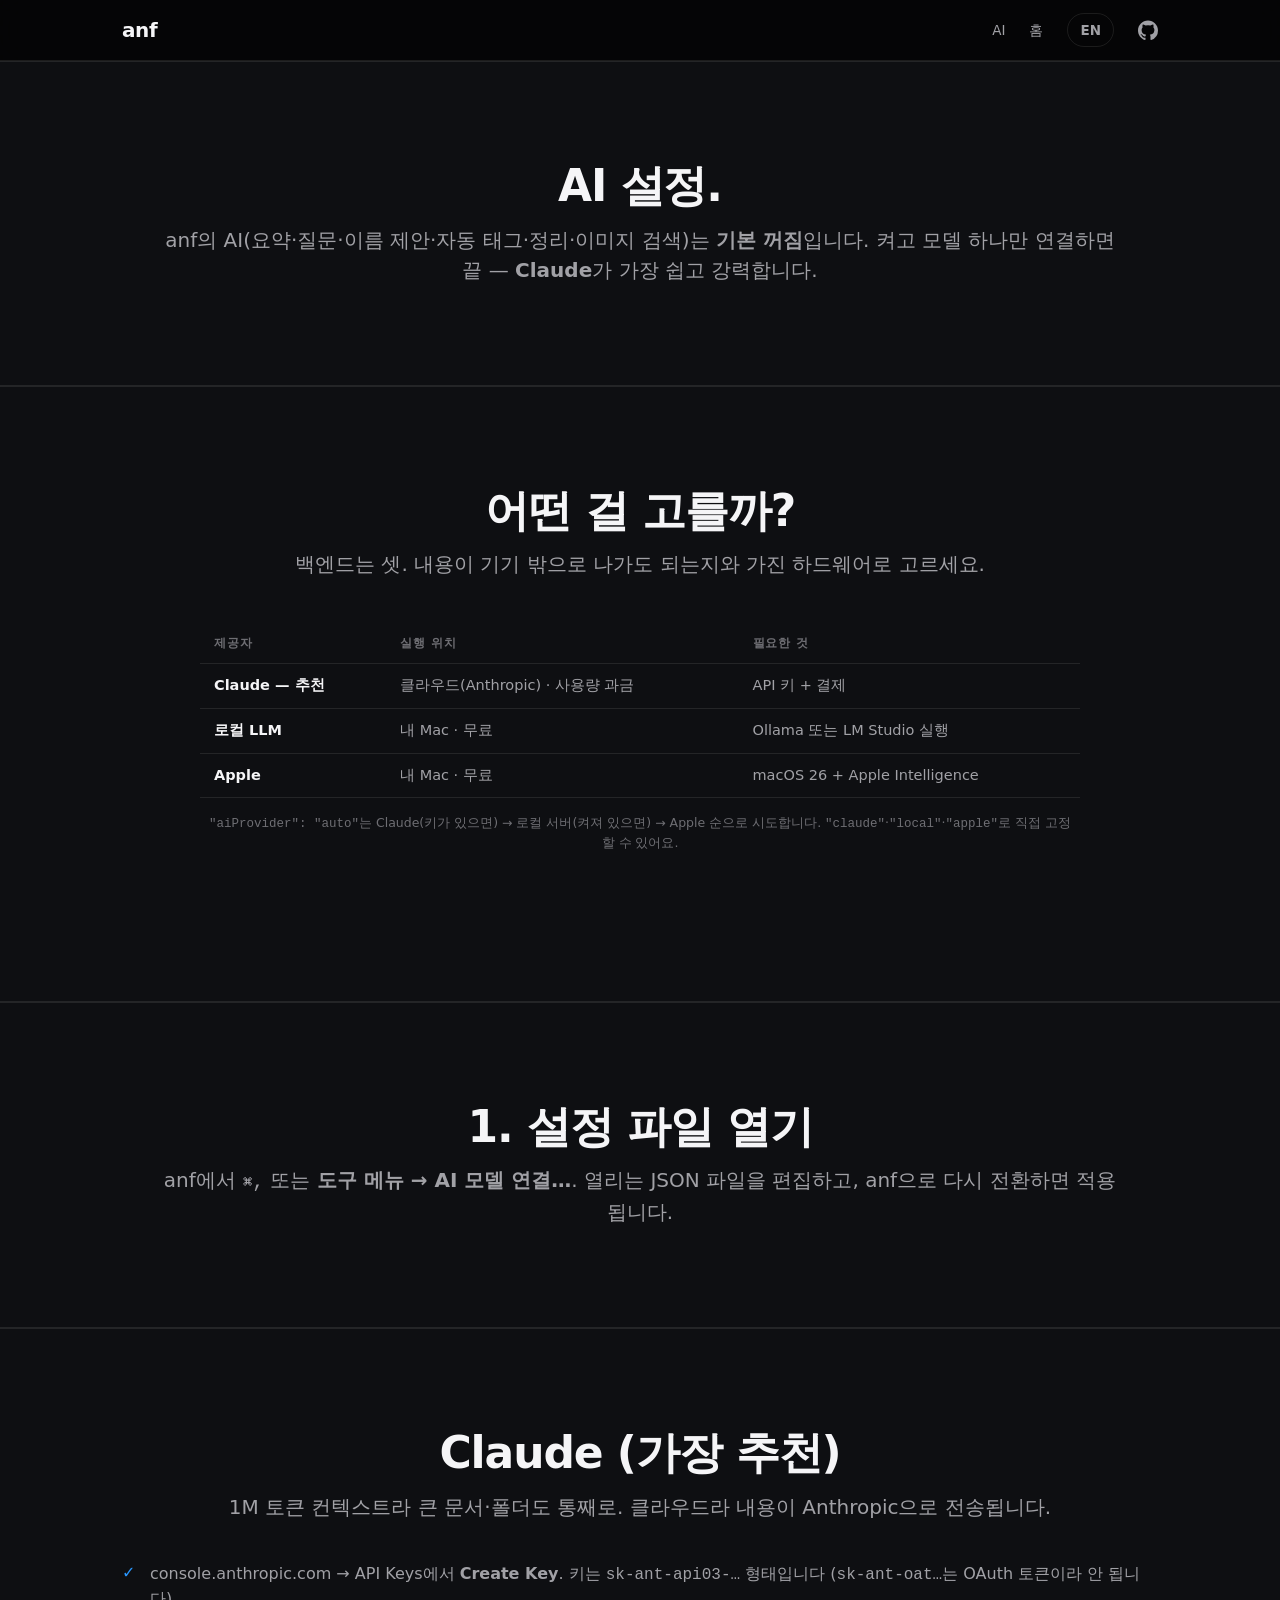
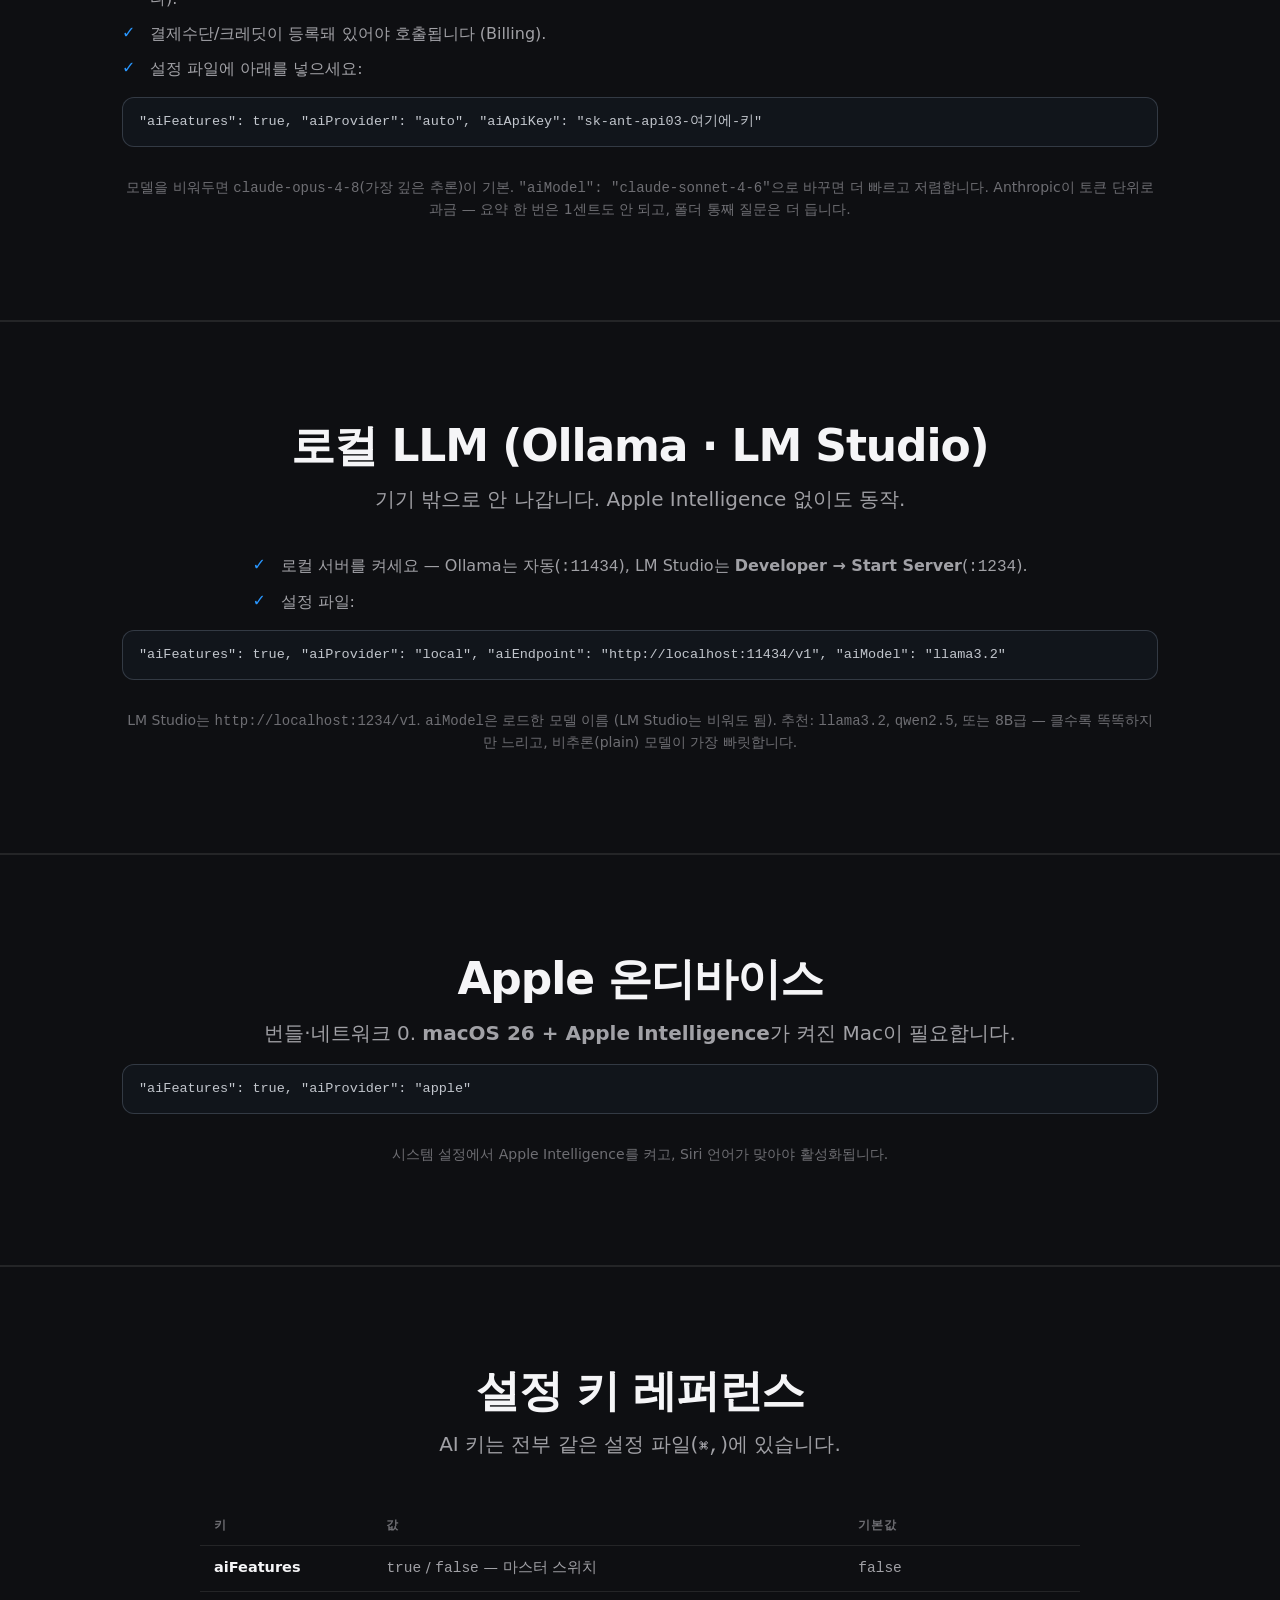
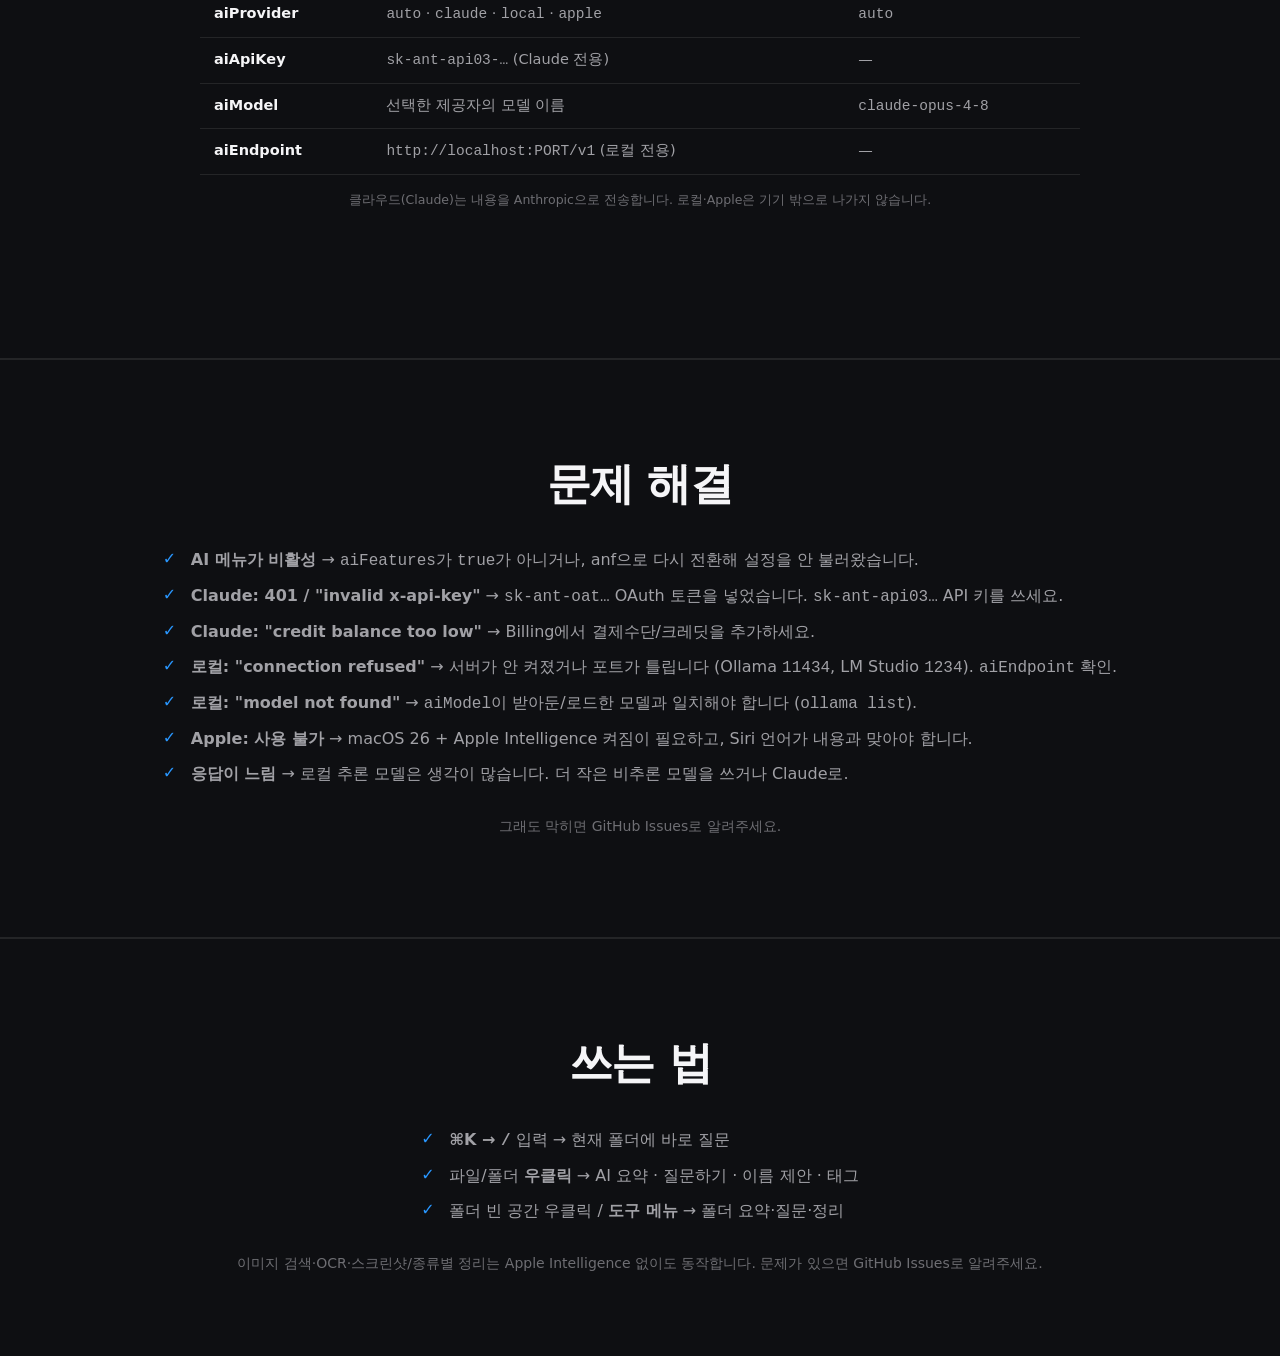
<file: docs/ai.html>
<!DOCTYPE html>
<html lang="ko">
<head>
<meta charset="utf-8">
<meta name="viewport" content="width=device-width, initial-scale=1">
<title>anf — AI 설정</title>
<meta name="description" content="anf의 온디바이스 AI 기능을 켜고 Claude·로컬·Apple 모델을 연결하는 방법.">
<meta property="og:title" content="anf — AI 설정">
<meta property="og:description" content="AI 기능을 켜고 Claude·로컬·Apple 모델을 연결하세요.">
<meta property="og:url" content="https://rescenedev.github.io/anf/ai.html">
<link rel="stylesheet" href="styles.css?v=20">
</head>
<body>

<header class="nav">
  <div class="nav-inner">
    <a class="brand" href="./">anf</a>
    <nav class="nav-links">
      <a href="./#ai">AI</a>
      <a href="./">홈</a>
      <a class="nav-lang" href="en/ai.html">EN</a>
      <a class="nav-gh" href="https://github.com/rescenedev/anf" target="_blank" rel="noopener" aria-label="GitHub"><svg viewBox="0 0 24 24" width="20" height="20" fill="currentColor"><path d="M12 .5C5.37.5 0 5.87 0 12.5c0 5.3 3.44 9.8 8.21 11.39.6.11.82-.26.82-.58 0-.29-.01-1.05-.02-2.06-3.34.73-4.04-1.61-4.04-1.61-.55-1.39-1.34-1.76-1.34-1.76-1.09-.75.08-.73.08-.73 1.2.08 1.84 1.24 1.84 1.24 1.07 1.83 2.81 1.3 3.5.99.11-.78.42-1.3.76-1.6-2.67-.3-5.47-1.34-5.47-5.95 0-1.32.47-2.39 1.24-3.23-.13-.3-.54-1.53.12-3.18 0 0 1.01-.32 3.3 1.23a11.5 11.5 0 0 1 6.01 0c2.29-1.55 3.3-1.23 3.3-1.23.66 1.65.25 2.88.12 3.18.77.84 1.24 1.91 1.24 3.23 0 4.62-2.81 5.64-5.49 5.94.43.37.81 1.1.81 2.22 0 1.61-.01 2.9-.01 3.29 0 .32.21.7.82.58A12.01 12.01 0 0 0 24 12.5C24 5.87 18.63.5 12 .5z"/></svg></a>
    </nav>
  </div>
</header>

<main id="top">
  <section class="band">
    <div class="band-inner">
      <h2 class="centered">AI 설정.</h2>
      <p class="sub centered">anf의 AI(요약·질문·이름 제안·자동 태그·정리·이미지 검색)는 <b>기본 꺼짐</b>입니다. 켜고 모델 하나만 연결하면 끝 — <b>Claude</b>가 가장 쉽고 강력합니다.</p>
    </div>
  </section>

  <section class="band">
    <div class="band-inner">
      <h2 class="centered">어떤 걸 고를까?</h2>
      <p class="sub centered">백엔드는 셋. 내용이 기기 밖으로 나가도 되는지와 가진 하드웨어로 고르세요.</p>
      <div class="perf-wrap"><table class="perf-table">
        <thead><tr><th>제공자</th><th>실행 위치</th><th>필요한 것</th></tr></thead>
        <tbody>
          <tr><td class="num">Claude — 추천</td><td>클라우드(Anthropic) · 사용량 과금</td><td>API 키 + 결제</td></tr>
          <tr><td class="num">로컬 LLM</td><td>내 Mac · 무료</td><td>Ollama 또는 LM Studio 실행</td></tr>
          <tr><td class="num">Apple</td><td>내 Mac · 무료</td><td>macOS 26 + Apple Intelligence</td></tr>
        </tbody>
      </table></div>
      <p class="perf-caption"><code>"aiProvider": "auto"</code>는 Claude(키가 있으면) → 로컬 서버(켜져 있으면) → Apple 순으로 시도합니다. <code>"claude"</code>·<code>"local"</code>·<code>"apple"</code>로 직접 고정할 수 있어요.</p>
    </div>
  </section>

  <section class="band">
    <div class="band-inner">
      <h2 class="centered">1. 설정 파일 열기</h2>
      <p class="sub centered">anf에서 <code>⌘,</code> 또는 <b>도구 메뉴 → AI 모델 연결…</b>. 열리는 JSON 파일을 편집하고, anf으로 다시 전환하면 적용됩니다.</p>
    </div>
  </section>

  <section class="band">
    <div class="band-inner">
      <h2 class="centered">Claude (가장 추천)</h2>
      <p class="sub centered">1M 토큰 컨텍스트라 큰 문서·폴더도 통째로. 클라우드라 내용이 Anthropic으로 전송됩니다.</p>
      <ol class="ticks">
        <li><a href="https://console.anthropic.com/settings/keys" target="_blank" rel="noopener">console.anthropic.com → API Keys</a>에서 <b>Create Key</b>. 키는 <code>sk-ant-api03-…</code> 형태입니다 (<code>sk-ant-oat…</code>는 OAuth 토큰이라 안 됩니다).</li>
        <li>결제수단/크레딧이 등록돼 있어야 호출됩니다 (Billing).</li>
        <li>설정 파일에 아래를 넣으세요:</li>
      </ol>
      <div class="cmd multiline"><code>"aiFeatures": true,
"aiProvider": "auto",
"aiApiKey": "sk-ant-api03-여기에-키"</code></div>
      <p class="note centered">모델을 비워두면 <code>claude-opus-4-8</code>(가장 깊은 추론)이 기본. <code>"aiModel": "claude-sonnet-4-6"</code>으로 바꾸면 더 빠르고 저렴합니다. Anthropic이 토큰 단위로 과금 — 요약 한 번은 1센트도 안 되고, 폴더 통째 질문은 더 듭니다.</p>
    </div>
  </section>

  <section class="band">
    <div class="band-inner">
      <h2 class="centered">로컬 LLM (Ollama · LM Studio)</h2>
      <p class="sub centered">기기 밖으로 안 나갑니다. Apple Intelligence 없이도 동작.</p>
      <ol class="ticks">
        <li>로컬 서버를 켜세요 — Ollama는 자동(<code>:11434</code>), LM Studio는 <b>Developer → Start Server</b>(<code>:1234</code>).</li>
        <li>설정 파일:</li>
      </ol>
      <div class="cmd multiline"><code>"aiFeatures": true,
"aiProvider": "local",
"aiEndpoint": "http://localhost:11434/v1",
"aiModel": "llama3.2"</code></div>
      <p class="note centered">LM Studio는 <code>http://localhost:1234/v1</code>. <code>aiModel</code>은 로드한 모델 이름 (LM Studio는 비워도 됨). 추천: <code>llama3.2</code>, <code>qwen2.5</code>, 또는 8B급 — 클수록 똑똑하지만 느리고, 비추론(plain) 모델이 가장 빠릿합니다.</p>
    </div>
  </section>

  <section class="band">
    <div class="band-inner">
      <h2 class="centered">Apple 온디바이스</h2>
      <p class="sub centered">번들·네트워크 0. <b>macOS 26 + Apple Intelligence</b>가 켜진 Mac이 필요합니다.</p>
      <div class="cmd multiline"><code>"aiFeatures": true,
"aiProvider": "apple"</code></div>
      <p class="note centered">시스템 설정에서 Apple Intelligence를 켜고, Siri 언어가 맞아야 활성화됩니다.</p>
    </div>
  </section>

  <section class="band">
    <div class="band-inner">
      <h2 class="centered">설정 키 레퍼런스</h2>
      <p class="sub centered">AI 키는 전부 같은 설정 파일(<code>⌘,</code>)에 있습니다.</p>
      <div class="perf-wrap"><table class="perf-table">
        <thead><tr><th>키</th><th>값</th><th>기본값</th></tr></thead>
        <tbody>
          <tr><td class="num">aiFeatures</td><td><code>true</code> / <code>false</code> — 마스터 스위치</td><td><code>false</code></td></tr>
          <tr><td class="num">aiProvider</td><td><code>auto</code> · <code>claude</code> · <code>local</code> · <code>apple</code></td><td><code>auto</code></td></tr>
          <tr><td class="num">aiApiKey</td><td><code>sk-ant-api03-…</code> (Claude 전용)</td><td>—</td></tr>
          <tr><td class="num">aiModel</td><td>선택한 제공자의 모델 이름</td><td><code>claude-opus-4-8</code></td></tr>
          <tr><td class="num">aiEndpoint</td><td><code>http://localhost:PORT/v1</code> (로컬 전용)</td><td>—</td></tr>
        </tbody>
      </table></div>
      <p class="perf-caption">클라우드(Claude)는 내용을 Anthropic으로 전송합니다. 로컬·Apple은 기기 밖으로 나가지 않습니다.</p>
    </div>
  </section>

  <section class="band">
    <div class="band-inner">
      <h2 class="centered">문제 해결</h2>
      <ul class="ticks centered-list">
        <li><b>AI 메뉴가 비활성</b> → <code>aiFeatures</code>가 <code>true</code>가 아니거나, anf으로 다시 전환해 설정을 안 불러왔습니다.</li>
        <li><b>Claude: 401 / "invalid x-api-key"</b> → <code>sk-ant-oat…</code> OAuth 토큰을 넣었습니다. <code>sk-ant-api03…</code> API 키를 쓰세요.</li>
        <li><b>Claude: "credit balance too low"</b> → Billing에서 결제수단/크레딧을 추가하세요.</li>
        <li><b>로컬: "connection refused"</b> → 서버가 안 켜졌거나 포트가 틀립니다 (Ollama <code>11434</code>, LM Studio <code>1234</code>). <code>aiEndpoint</code> 확인.</li>
        <li><b>로컬: "model not found"</b> → <code>aiModel</code>이 받아둔/로드한 모델과 일치해야 합니다 (<code>ollama list</code>).</li>
        <li><b>Apple: 사용 불가</b> → macOS 26 + Apple Intelligence 켜짐이 필요하고, Siri 언어가 내용과 맞아야 합니다.</li>
        <li><b>응답이 느림</b> → 로컬 추론 모델은 생각이 많습니다. 더 작은 비추론 모델을 쓰거나 Claude로.</li>
      </ul>
      <p class="note centered">그래도 막히면 <a href="https://github.com/rescenedev/anf/issues" target="_blank" rel="noopener">GitHub Issues</a>로 알려주세요.</p>
    </div>
  </section>

  <section class="band">
    <div class="band-inner">
      <h2 class="centered">쓰는 법</h2>
      <ul class="ticks centered-list">
        <li><b>⌘K → <code>/</code></b> 입력 → 현재 폴더에 바로 질문</li>
        <li>파일/폴더 <b>우클릭</b> → AI 요약 · 질문하기 · 이름 제안 · 태그</li>
        <li>폴더 빈 공간 우클릭 / <b>도구 메뉴</b> → 폴더 요약·질문·정리</li>
      </ul>
      <p class="note centered">이미지 검색·OCR·스크린샷/종류별 정리는 Apple Intelligence 없이도 동작합니다. 문제가 있으면 <a href="https://github.com/rescenedev/anf/issues" target="_blank" rel="noopener">GitHub Issues</a>로 알려주세요.</p>
    </div>
  </section>
</main>

</body>
</html>
</file>
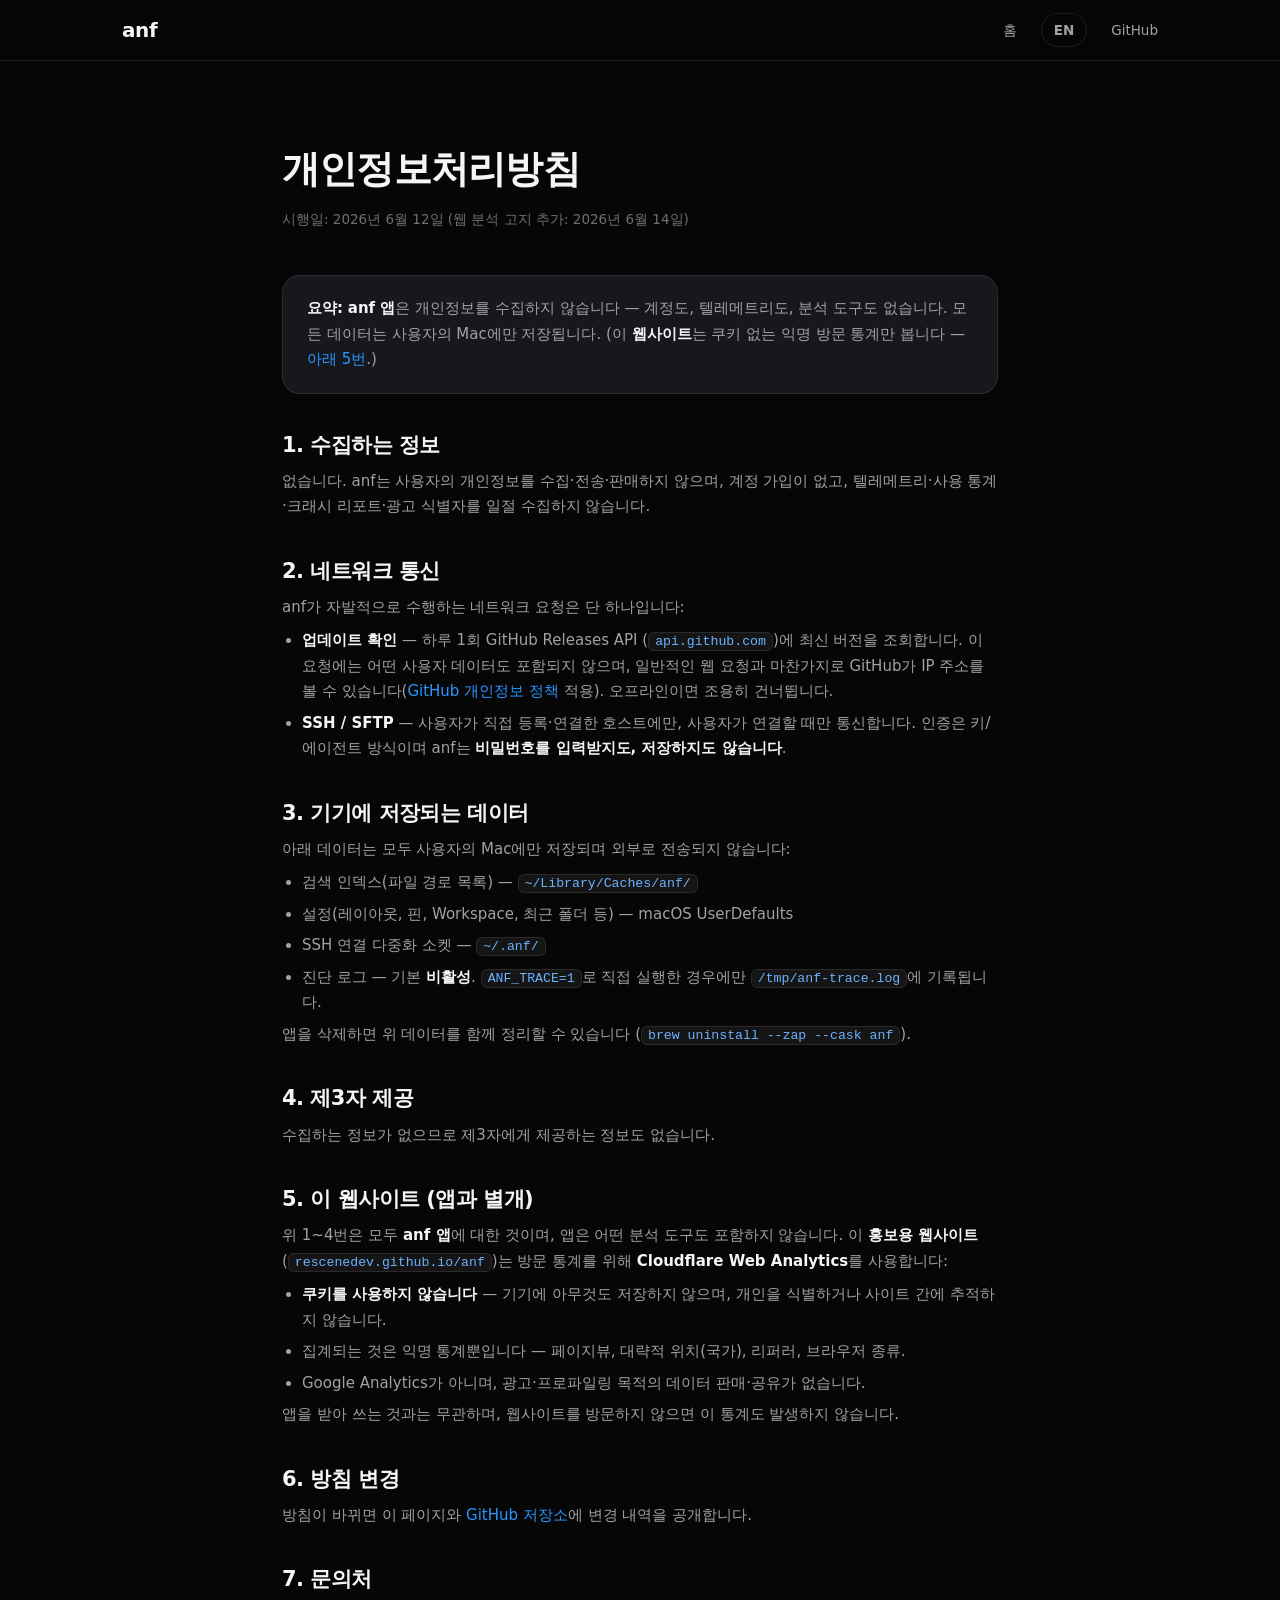
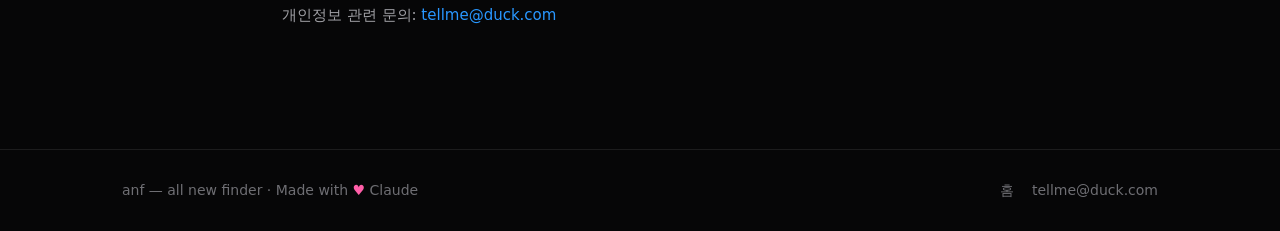
<file: docs/privacy.html>
<!DOCTYPE html>
<html lang="ko">
<head>
<meta charset="utf-8">
<meta name="viewport" content="width=device-width, initial-scale=1">
<title>개인정보처리방침 — anf</title>
<meta name="description" content="anf(all new finder) 개인정보처리방침">
<link rel="stylesheet" href="styles.css?v=19">
<!-- Cloudflare Web Analytics — cookieless site analytics (NOT app telemetry; the app sends nothing). Disclosed in §5 below. -->
<script defer src='https://static.cloudflareinsights.com/beacon.min.js' data-cf-beacon='{"token": "1b598242e0c44f28912150f7a983687c"}'></script>
<link rel="alternate" hreflang="ko" href="https://rescenedev.github.io/anf/privacy.html">
<link rel="alternate" hreflang="en" href="https://rescenedev.github.io/anf/en/privacy.html">
<style>
  .legal { max-width: 760px; margin: 0 auto; padding: 80px 22px 120px; }
  .legal h1 { font-size: 38px; letter-spacing: -.02em; margin-bottom: 10px; }
  .legal .date { color: var(--txt-faint); font-size: 13.5px; margin-bottom: 44px; }
  .legal h2 { font-size: 21px; margin: 40px 0 12px; }
  .legal p, .legal li { color: var(--txt-dim); font-size: 15px; line-height: 1.7; }
  .legal ul { padding-left: 20px; margin-top: 8px; }
  .legal li { margin-bottom: 6px; }
  .legal code {
    padding: 1px 6px; background: rgba(255,255,255,.06); border: 1px solid var(--line);
    border-radius: 6px; font-size: .88em; color: var(--accent-2);
    font-family: "SF Mono", ui-monospace, Menlo, monospace;
  }
  .legal a { color: var(--accent); }
  .legal a:hover { text-decoration: underline; }
  .legal .tldr {
    background: var(--tile); border: 1px solid var(--line); border-radius: var(--radius);
    padding: 20px 24px; margin-bottom: 12px;
  }
</style>
</head>
<body>

<header class="nav">
  <div class="nav-inner">
    <a class="brand" href="index.html">anf</a>
    <nav class="nav-links">
      <a href="index.html">홈</a>
      <a class="nav-lang" href="en/privacy.html">EN</a>
      <a href="https://github.com/rescenedev/anf" target="_blank" rel="noopener">GitHub</a>
    </nav>
  </div>
</header>

<main class="legal">
  <h1>개인정보처리방침</h1>
  <p class="date">시행일: 2026년 6월 12일 (웹 분석 고지 추가: 2026년 6월 14일)</p>

  <div class="tldr">
    <p><strong>요약:</strong> <strong>anf 앱</strong>은 개인정보를 수집하지 않습니다 —
    계정도, 텔레메트리도, 분석 도구도 없습니다. 모든 데이터는 사용자의 Mac에만 저장됩니다.
    (이 <strong>웹사이트</strong>는 쿠키 없는 익명 방문 통계만 봅니다 — <a href="#site">아래 5번</a>.)</p>
  </div>

  <h2>1. 수집하는 정보</h2>
  <p>없습니다. anf는 사용자의 개인정보를 수집·전송·판매하지 않으며, 계정 가입이 없고,
  텔레메트리·사용 통계·크래시 리포트·광고 식별자를 일절 수집하지 않습니다.</p>

  <h2>2. 네트워크 통신</h2>
  <p>anf가 자발적으로 수행하는 네트워크 요청은 단 하나입니다:</p>
  <ul>
    <li><strong>업데이트 확인</strong> — 하루 1회 GitHub Releases API
      (<code>api.github.com</code>)에 최신 버전을 조회합니다. 이 요청에는 어떤 사용자
      데이터도 포함되지 않으며, 일반적인 웹 요청과 마찬가지로 GitHub가 IP 주소를 볼 수
      있습니다(<a href="https://docs.github.com/site-policy/privacy-policies" target="_blank" rel="noopener">GitHub 개인정보 정책</a> 적용). 오프라인이면 조용히 건너뜁니다.</li>
    <li><strong>SSH / SFTP</strong> — 사용자가 직접 등록·연결한 호스트에만, 사용자가
      연결할 때만 통신합니다. 인증은 키/에이전트 방식이며 anf는 <strong>비밀번호를
      입력받지도, 저장하지도 않습니다</strong>.</li>
  </ul>

  <h2>3. 기기에 저장되는 데이터</h2>
  <p>아래 데이터는 모두 사용자의 Mac에만 저장되며 외부로 전송되지 않습니다:</p>
  <ul>
    <li>검색 인덱스(파일 경로 목록) — <code>~/Library/Caches/anf/</code></li>
    <li>설정(레이아웃, 핀, Workspace, 최근 폴더 등) — macOS UserDefaults</li>
    <li>SSH 연결 다중화 소켓 — <code>~/.anf/</code></li>
    <li>진단 로그 — 기본 <strong>비활성</strong>. <code>ANF_TRACE=1</code>로 직접 실행한
      경우에만 <code>/tmp/anf-trace.log</code>에 기록됩니다.</li>
  </ul>
  <p>앱을 삭제하면 위 데이터를 함께 정리할 수 있습니다
  (<code>brew uninstall --zap --cask anf</code>).</p>

  <h2>4. 제3자 제공</h2>
  <p>수집하는 정보가 없으므로 제3자에게 제공하는 정보도 없습니다.</p>

  <h2 id="site">5. 이 웹사이트 (앱과 별개)</h2>
  <p>위 1~4번은 모두 <strong>anf 앱</strong>에 대한 것이며, 앱은 어떤 분석 도구도
  포함하지 않습니다. 이 <strong>홍보용 웹사이트</strong>(<code>rescenedev.github.io/anf</code>)는
  방문 통계를 위해 <strong>Cloudflare Web Analytics</strong>를 사용합니다:</p>
  <ul>
    <li><strong>쿠키를 사용하지 않습니다</strong> — 기기에 아무것도 저장하지 않으며,
      개인을 식별하거나 사이트 간에 추적하지 않습니다.</li>
    <li>집계되는 것은 익명 통계뿐입니다 — 페이지뷰, 대략적 위치(국가), 리퍼러, 브라우저 종류.</li>
    <li>Google Analytics가 아니며, 광고·프로파일링 목적의 데이터 판매·공유가 없습니다.</li>
  </ul>
  <p>앱을 받아 쓰는 것과는 무관하며, 웹사이트를 방문하지 않으면 이 통계도 발생하지 않습니다.</p>

  <h2>6. 방침 변경</h2>
  <p>방침이 바뀌면 이 페이지와
  <a href="https://github.com/rescenedev/anf" target="_blank" rel="noopener">GitHub 저장소</a>에
  변경 내역을 공개합니다.</p>

  <h2>7. 문의처</h2>
  <p>개인정보 관련 문의: <a href="mailto:tellme@duck.com?subject=anf%20개인정보%20문의">tellme@duck.com</a></p>
</main>

<footer class="footer">
  <div class="footer-inner">
    <span>anf — all new finder · Made with <span class="heart">♥</span> Claude</span>
    <div class="footer-links">
      <a href="index.html">홈</a>
      <a href="mailto:tellme@duck.com">tellme@duck.com</a>
    </div>
  </div>
</footer>

</body>
</html>
</file>
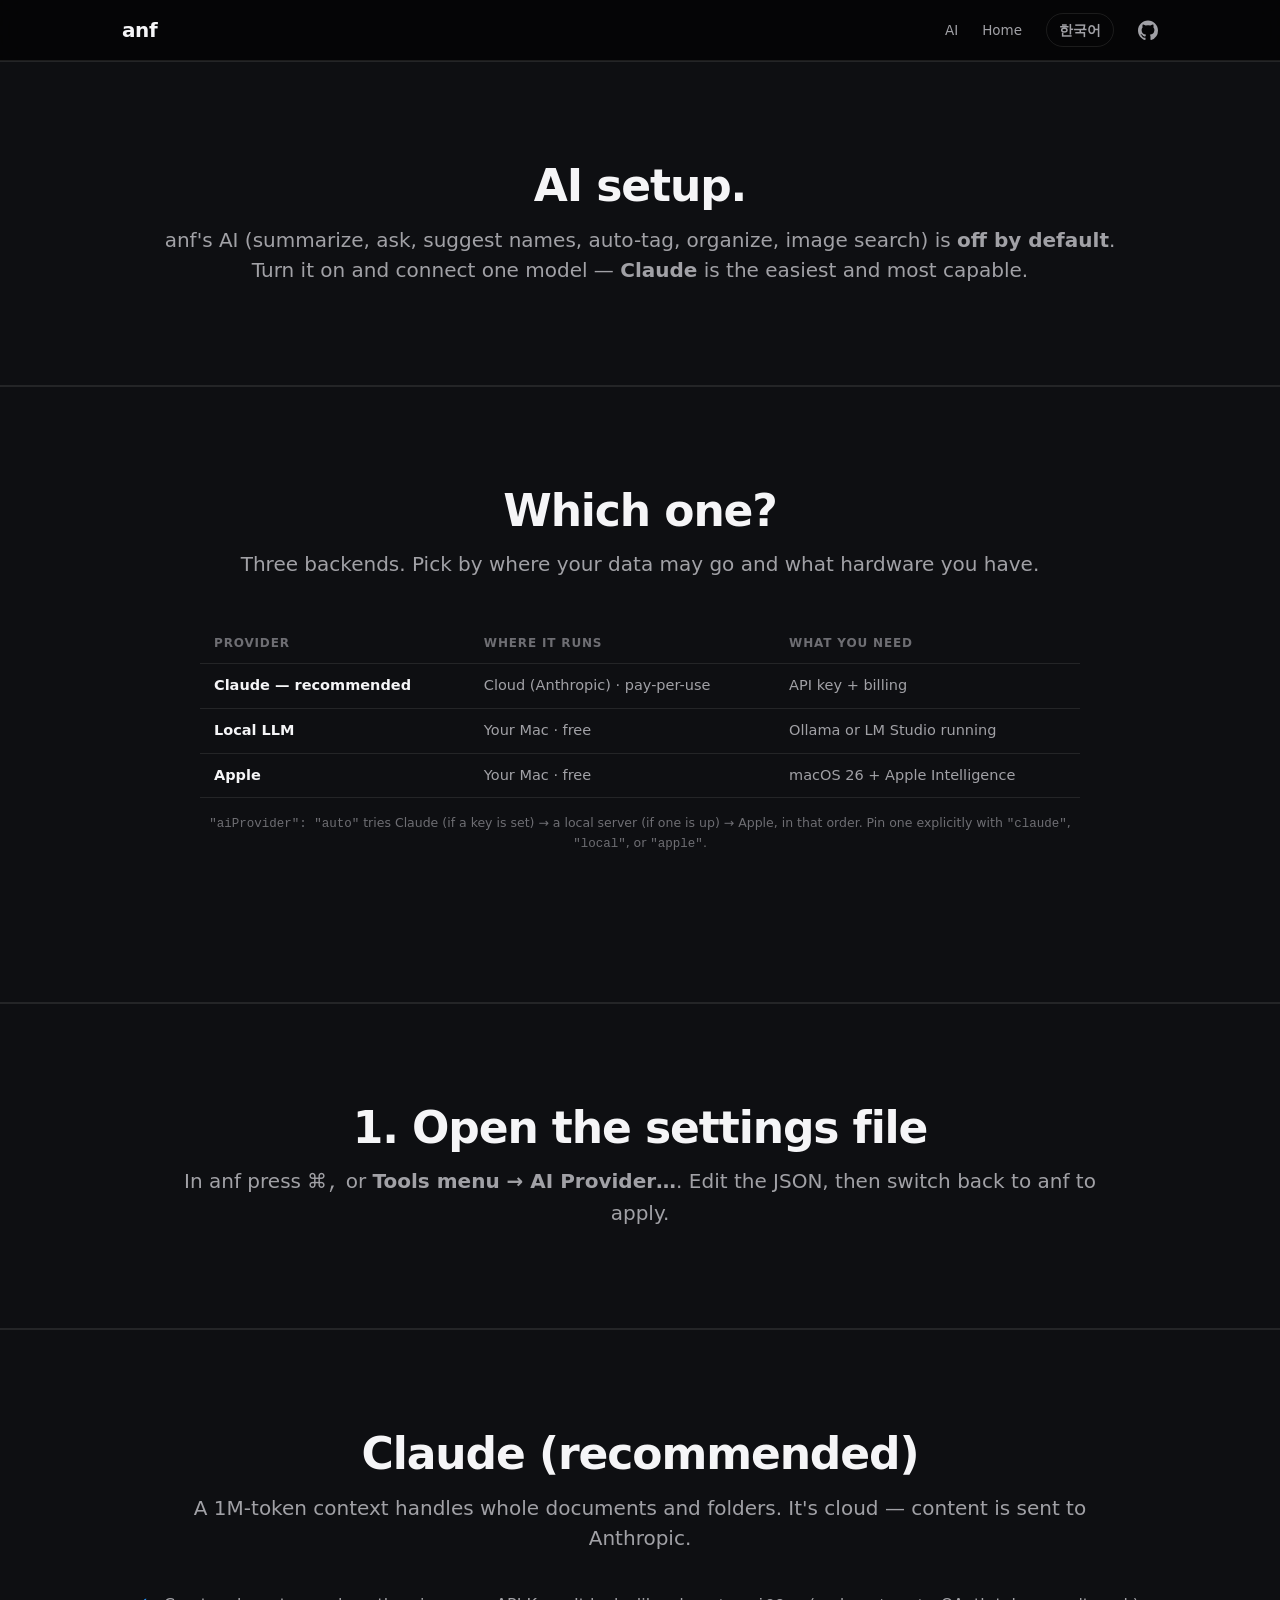
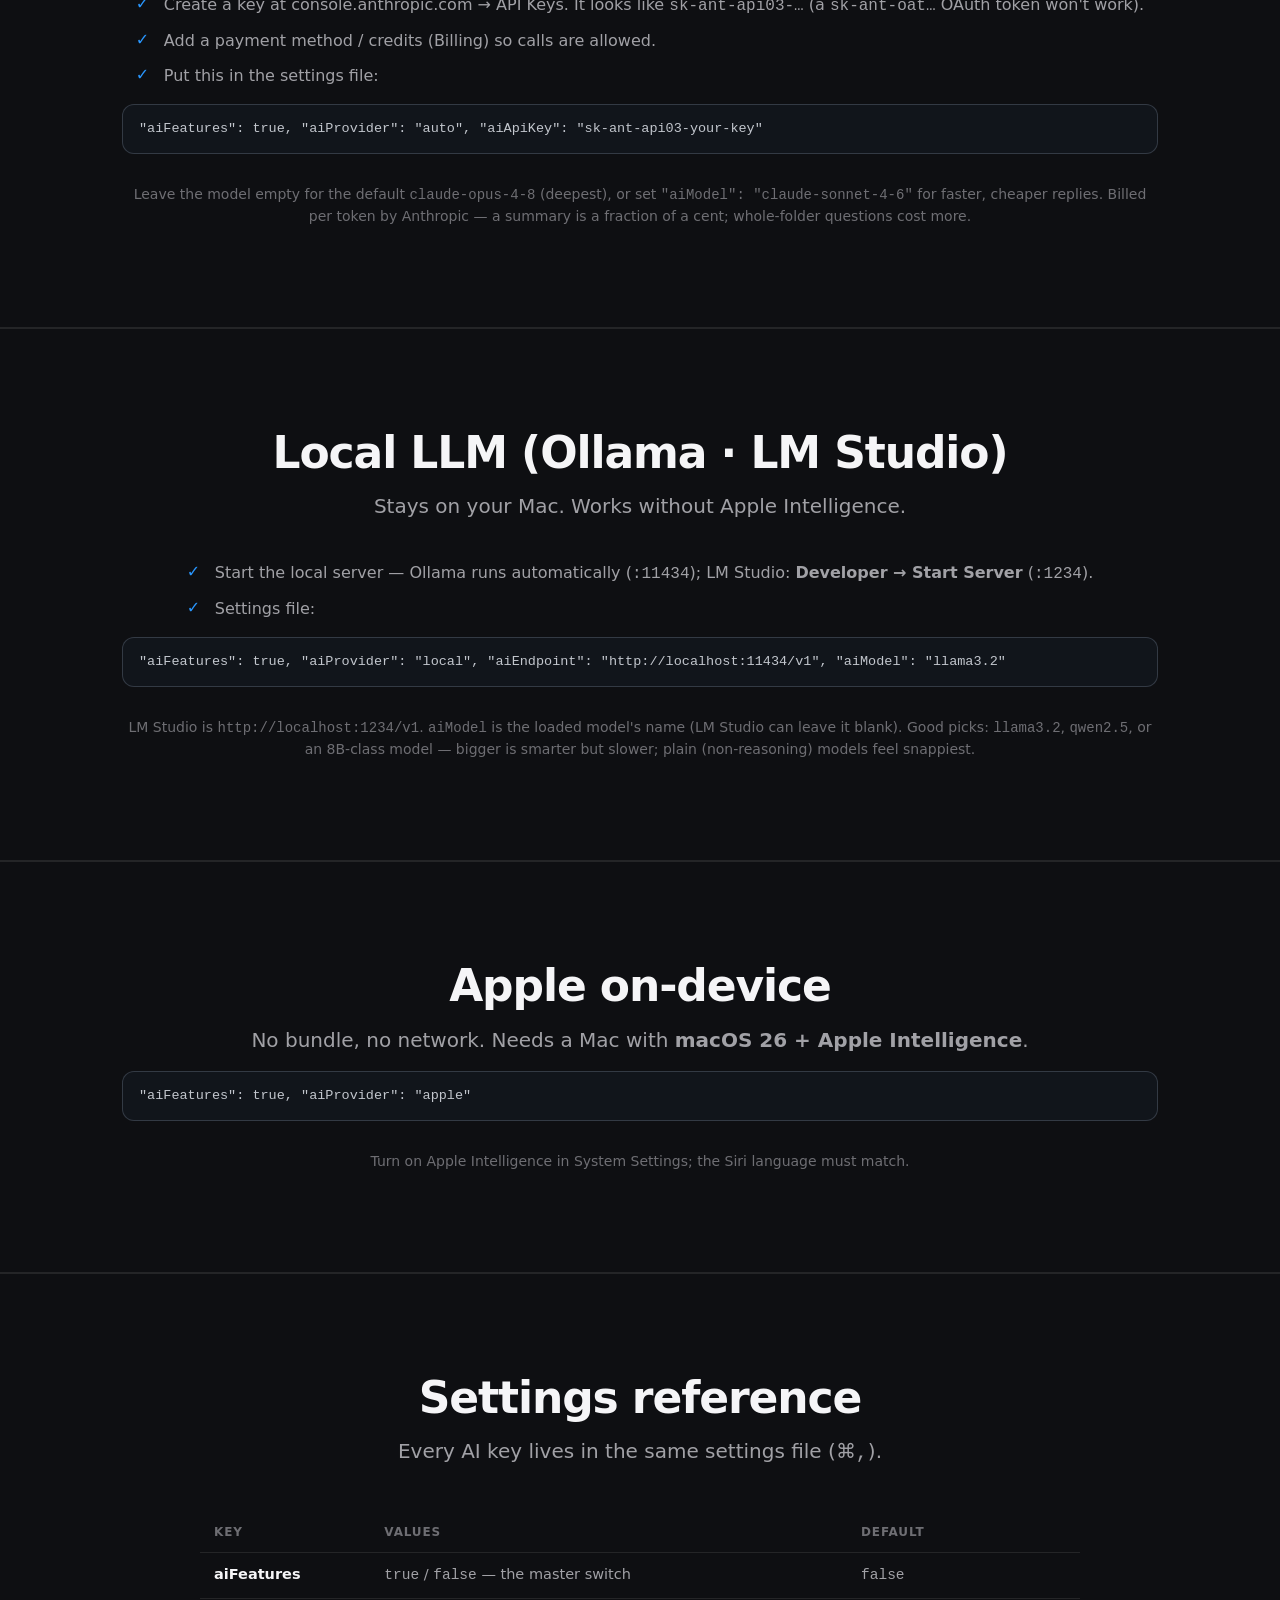
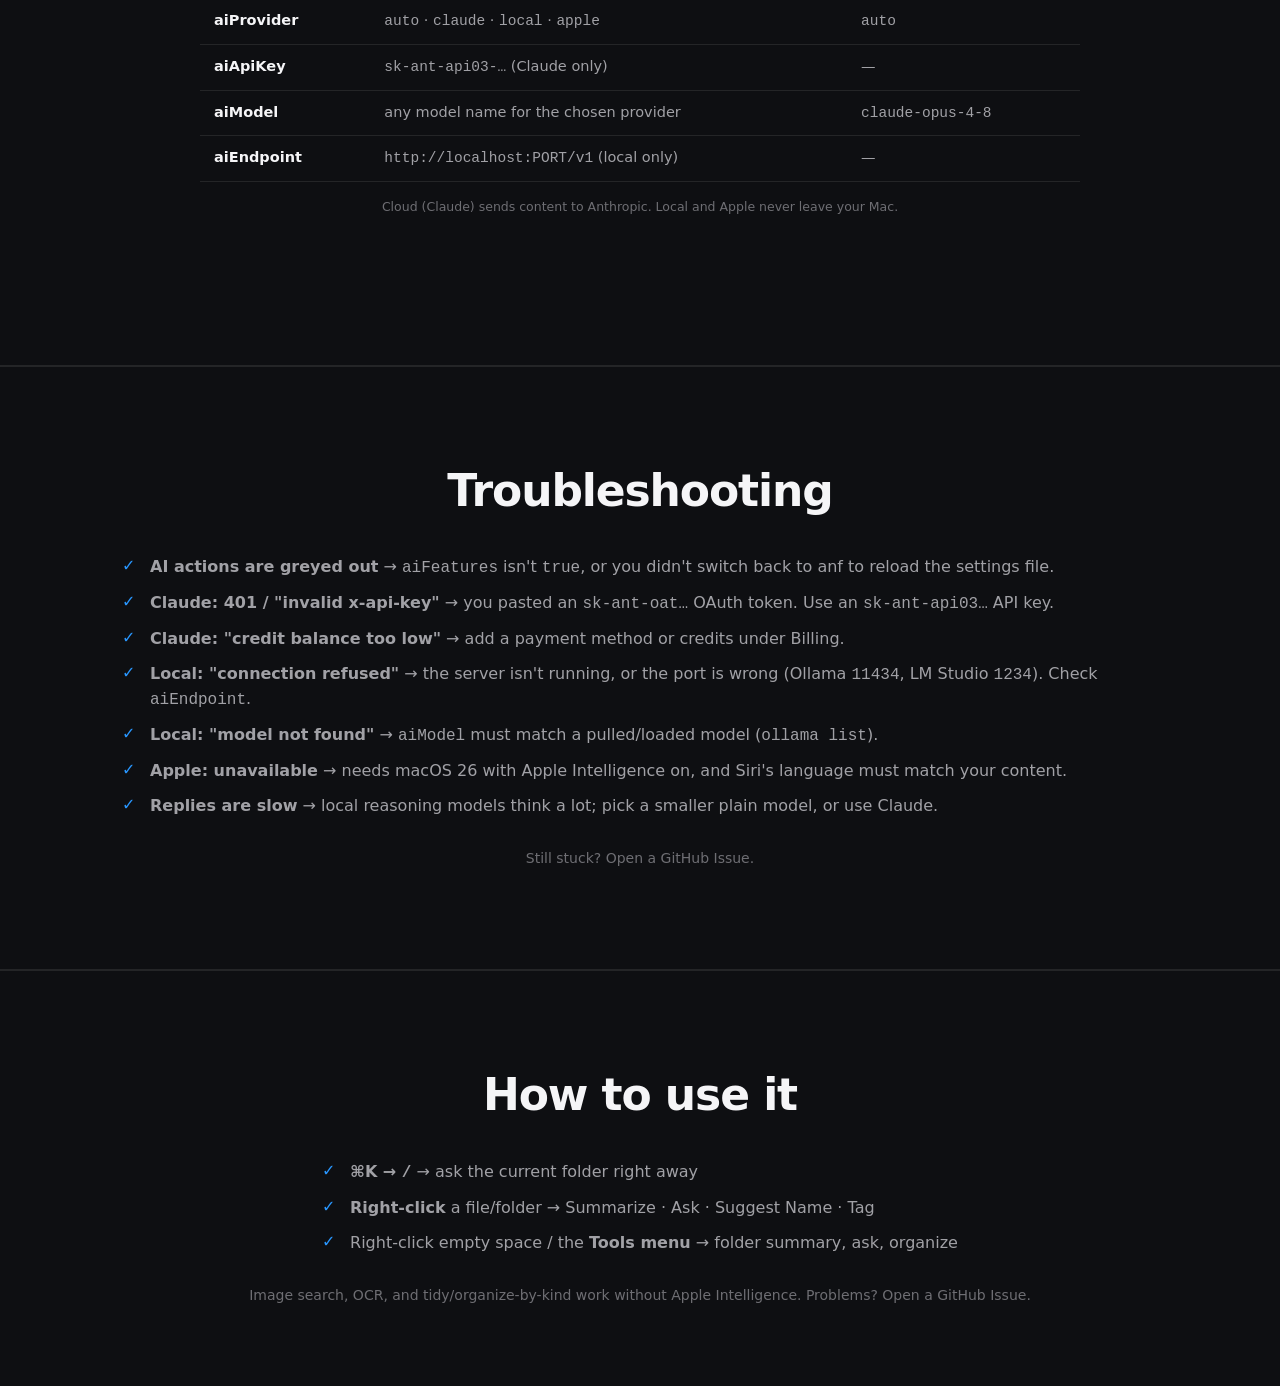
<file: docs/en/ai.html>
<!DOCTYPE html>
<html lang="en">
<head>
<meta charset="utf-8">
<meta name="viewport" content="width=device-width, initial-scale=1">
<title>anf — AI setup</title>
<meta name="description" content="Turn on anf's on-device AI and connect a Claude, local, or Apple model.">
<meta property="og:title" content="anf — AI setup">
<meta property="og:description" content="Turn on AI and connect a Claude, local, or Apple model.">
<meta property="og:url" content="https://rescenedev.github.io/anf/en/ai.html">
<link rel="stylesheet" href="../styles.css?v=20">
</head>
<body>

<header class="nav">
  <div class="nav-inner">
    <a class="brand" href="./">anf</a>
    <nav class="nav-links">
      <a href="./#ai">AI</a>
      <a href="./">Home</a>
      <a class="nav-lang" href="../ai.html">한국어</a>
      <a class="nav-gh" href="https://github.com/rescenedev/anf" target="_blank" rel="noopener" aria-label="GitHub"><svg viewBox="0 0 24 24" width="20" height="20" fill="currentColor"><path d="M12 .5C5.37.5 0 5.87 0 12.5c0 5.3 3.44 9.8 8.21 11.39.6.11.82-.26.82-.58 0-.29-.01-1.05-.02-2.06-3.34.73-4.04-1.61-4.04-1.61-.55-1.39-1.34-1.76-1.34-1.76-1.09-.75.08-.73.08-.73 1.2.08 1.84 1.24 1.84 1.24 1.07 1.83 2.81 1.3 3.5.99.11-.78.42-1.3.76-1.6-2.67-.3-5.47-1.34-5.47-5.95 0-1.32.47-2.39 1.24-3.23-.13-.3-.54-1.53.12-3.18 0 0 1.01-.32 3.3 1.23a11.5 11.5 0 0 1 6.01 0c2.29-1.55 3.3-1.23 3.3-1.23.66 1.65.25 2.88.12 3.18.77.84 1.24 1.91 1.24 3.23 0 4.62-2.81 5.64-5.49 5.94.43.37.81 1.1.81 2.22 0 1.61-.01 2.9-.01 3.29 0 .32.21.7.82.58A12.01 12.01 0 0 0 24 12.5C24 5.87 18.63.5 12 .5z"/></svg></a>
    </nav>
  </div>
</header>

<main id="top">
  <section class="band">
    <div class="band-inner">
      <h2 class="centered">AI setup.</h2>
      <p class="sub centered">anf's AI (summarize, ask, suggest names, auto-tag, organize, image search) is <b>off by default</b>. Turn it on and connect one model — <b>Claude</b> is the easiest and most capable.</p>
    </div>
  </section>

  <section class="band">
    <div class="band-inner">
      <h2 class="centered">Which one?</h2>
      <p class="sub centered">Three backends. Pick by where your data may go and what hardware you have.</p>
      <div class="perf-wrap"><table class="perf-table">
        <thead><tr><th>Provider</th><th>Where it runs</th><th>What you need</th></tr></thead>
        <tbody>
          <tr><td class="num">Claude — recommended</td><td>Cloud (Anthropic) · pay-per-use</td><td>API key + billing</td></tr>
          <tr><td class="num">Local LLM</td><td>Your Mac · free</td><td>Ollama or LM Studio running</td></tr>
          <tr><td class="num">Apple</td><td>Your Mac · free</td><td>macOS 26 + Apple Intelligence</td></tr>
        </tbody>
      </table></div>
      <p class="perf-caption"><code>"aiProvider": "auto"</code> tries Claude (if a key is set) → a local server (if one is up) → Apple, in that order. Pin one explicitly with <code>"claude"</code>, <code>"local"</code>, or <code>"apple"</code>.</p>
    </div>
  </section>

  <section class="band">
    <div class="band-inner">
      <h2 class="centered">1. Open the settings file</h2>
      <p class="sub centered">In anf press <code>⌘,</code> or <b>Tools menu → AI Provider…</b>. Edit the JSON, then switch back to anf to apply.</p>
    </div>
  </section>

  <section class="band">
    <div class="band-inner">
      <h2 class="centered">Claude (recommended)</h2>
      <p class="sub centered">A 1M-token context handles whole documents and folders. It's cloud — content is sent to Anthropic.</p>
      <ol class="ticks">
        <li>Create a key at <a href="https://console.anthropic.com/settings/keys" target="_blank" rel="noopener">console.anthropic.com → API Keys</a>. It looks like <code>sk-ant-api03-…</code> (a <code>sk-ant-oat…</code> OAuth token won't work).</li>
        <li>Add a payment method / credits (Billing) so calls are allowed.</li>
        <li>Put this in the settings file:</li>
      </ol>
      <div class="cmd multiline"><code>"aiFeatures": true,
"aiProvider": "auto",
"aiApiKey": "sk-ant-api03-your-key"</code></div>
      <p class="note centered">Leave the model empty for the default <code>claude-opus-4-8</code> (deepest), or set <code>"aiModel": "claude-sonnet-4-6"</code> for faster, cheaper replies. Billed per token by Anthropic — a summary is a fraction of a cent; whole-folder questions cost more.</p>
    </div>
  </section>

  <section class="band">
    <div class="band-inner">
      <h2 class="centered">Local LLM (Ollama · LM Studio)</h2>
      <p class="sub centered">Stays on your Mac. Works without Apple Intelligence.</p>
      <ol class="ticks">
        <li>Start the local server — Ollama runs automatically (<code>:11434</code>); LM Studio: <b>Developer → Start Server</b> (<code>:1234</code>).</li>
        <li>Settings file:</li>
      </ol>
      <div class="cmd multiline"><code>"aiFeatures": true,
"aiProvider": "local",
"aiEndpoint": "http://localhost:11434/v1",
"aiModel": "llama3.2"</code></div>
      <p class="note centered">LM Studio is <code>http://localhost:1234/v1</code>. <code>aiModel</code> is the loaded model's name (LM Studio can leave it blank). Good picks: <code>llama3.2</code>, <code>qwen2.5</code>, or an 8B-class model — bigger is smarter but slower; plain (non-reasoning) models feel snappiest.</p>
    </div>
  </section>

  <section class="band">
    <div class="band-inner">
      <h2 class="centered">Apple on-device</h2>
      <p class="sub centered">No bundle, no network. Needs a Mac with <b>macOS 26 + Apple Intelligence</b>.</p>
      <div class="cmd multiline"><code>"aiFeatures": true,
"aiProvider": "apple"</code></div>
      <p class="note centered">Turn on Apple Intelligence in System Settings; the Siri language must match.</p>
    </div>
  </section>

  <section class="band">
    <div class="band-inner">
      <h2 class="centered">Settings reference</h2>
      <p class="sub centered">Every AI key lives in the same settings file (<code>⌘,</code>).</p>
      <div class="perf-wrap"><table class="perf-table">
        <thead><tr><th>Key</th><th>Values</th><th>Default</th></tr></thead>
        <tbody>
          <tr><td class="num">aiFeatures</td><td><code>true</code> / <code>false</code> — the master switch</td><td><code>false</code></td></tr>
          <tr><td class="num">aiProvider</td><td><code>auto</code> · <code>claude</code> · <code>local</code> · <code>apple</code></td><td><code>auto</code></td></tr>
          <tr><td class="num">aiApiKey</td><td><code>sk-ant-api03-…</code> (Claude only)</td><td>—</td></tr>
          <tr><td class="num">aiModel</td><td>any model name for the chosen provider</td><td><code>claude-opus-4-8</code></td></tr>
          <tr><td class="num">aiEndpoint</td><td><code>http://localhost:PORT/v1</code> (local only)</td><td>—</td></tr>
        </tbody>
      </table></div>
      <p class="perf-caption">Cloud (Claude) sends content to Anthropic. Local and Apple never leave your Mac.</p>
    </div>
  </section>

  <section class="band">
    <div class="band-inner">
      <h2 class="centered">Troubleshooting</h2>
      <ul class="ticks centered-list">
        <li><b>AI actions are greyed out</b> → <code>aiFeatures</code> isn't <code>true</code>, or you didn't switch back to anf to reload the settings file.</li>
        <li><b>Claude: 401 / "invalid x-api-key"</b> → you pasted an <code>sk-ant-oat…</code> OAuth token. Use an <code>sk-ant-api03…</code> API key.</li>
        <li><b>Claude: "credit balance too low"</b> → add a payment method or credits under Billing.</li>
        <li><b>Local: "connection refused"</b> → the server isn't running, or the port is wrong (Ollama <code>11434</code>, LM Studio <code>1234</code>). Check <code>aiEndpoint</code>.</li>
        <li><b>Local: "model not found"</b> → <code>aiModel</code> must match a pulled/loaded model (<code>ollama list</code>).</li>
        <li><b>Apple: unavailable</b> → needs macOS 26 with Apple Intelligence on, and Siri's language must match your content.</li>
        <li><b>Replies are slow</b> → local reasoning models think a lot; pick a smaller plain model, or use Claude.</li>
      </ul>
      <p class="note centered">Still stuck? Open a <a href="https://github.com/rescenedev/anf/issues" target="_blank" rel="noopener">GitHub Issue</a>.</p>
    </div>
  </section>

  <section class="band">
    <div class="band-inner">
      <h2 class="centered">How to use it</h2>
      <ul class="ticks centered-list">
        <li><b>⌘K → <code>/</code></b> → ask the current folder right away</li>
        <li><b>Right-click</b> a file/folder → Summarize · Ask · Suggest Name · Tag</li>
        <li>Right-click empty space / the <b>Tools menu</b> → folder summary, ask, organize</li>
      </ul>
      <p class="note centered">Image search, OCR, and tidy/organize-by-kind work without Apple Intelligence. Problems? Open a <a href="https://github.com/rescenedev/anf/issues" target="_blank" rel="noopener">GitHub Issue</a>.</p>
    </div>
  </section>
</main>

</body>
</html>
</file>
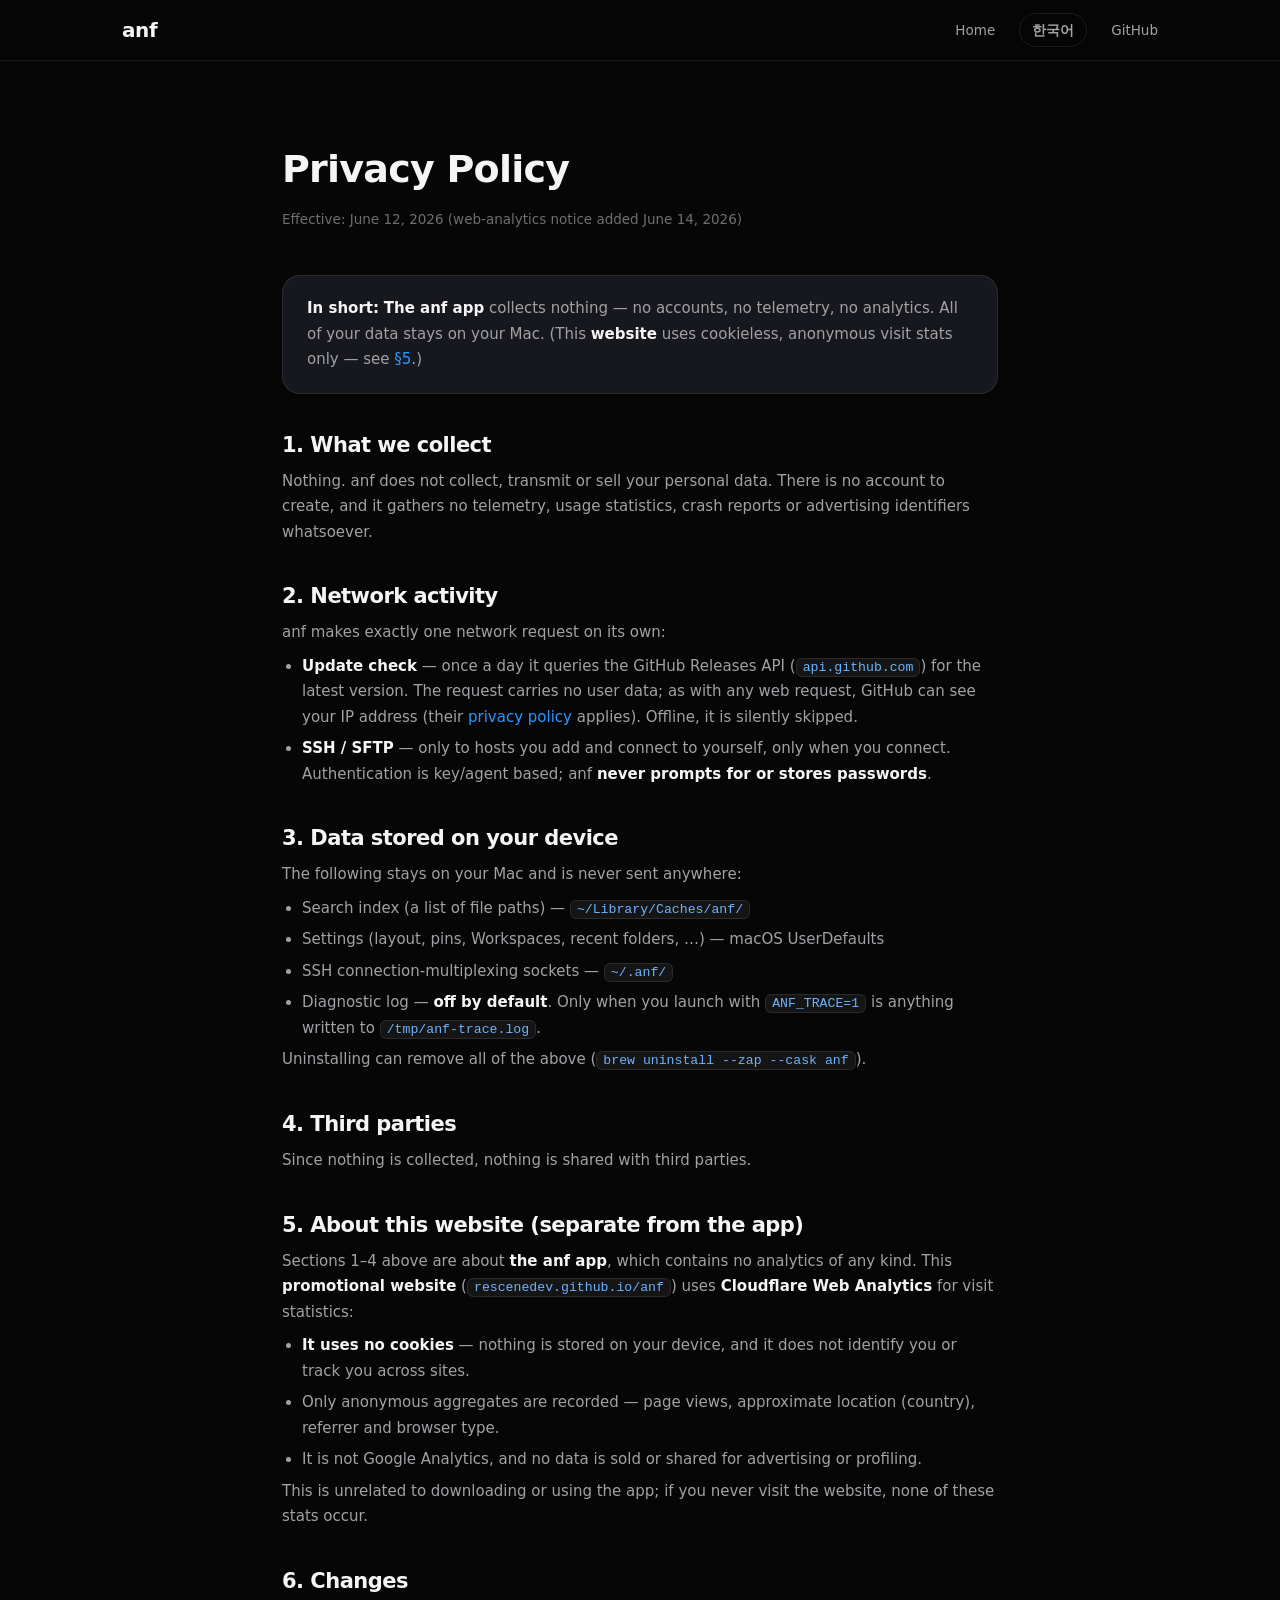
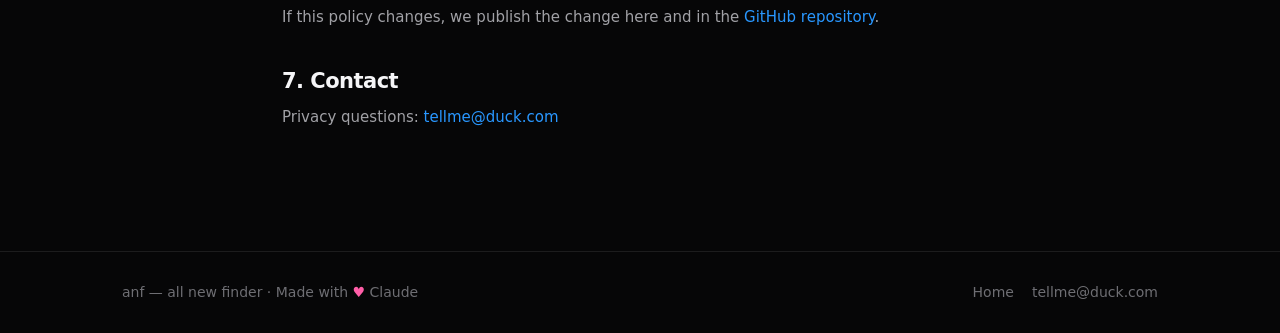
<file: docs/en/privacy.html>
<!DOCTYPE html>
<html lang="en">
<head>
<meta charset="utf-8">
<meta name="viewport" content="width=device-width, initial-scale=1">
<title>Privacy Policy — anf</title>
<meta name="description" content="anf (all new finder) privacy policy">
<link rel="stylesheet" href="../styles.css?v=19">
<link rel="alternate" hreflang="ko" href="https://rescenedev.github.io/anf/privacy.html">
<link rel="alternate" hreflang="en" href="https://rescenedev.github.io/anf/en/privacy.html">
<!-- Cloudflare Web Analytics — cookieless site analytics (NOT app telemetry; the app sends nothing). Disclosed in §5 below. -->
<script defer src='https://static.cloudflareinsights.com/beacon.min.js' data-cf-beacon='{"token": "1b598242e0c44f28912150f7a983687c"}'></script>
<style>
  .legal { max-width: 760px; margin: 0 auto; padding: 80px 22px 120px; }
  .legal h1 { font-size: 38px; letter-spacing: -.02em; margin-bottom: 10px; }
  .legal .date { color: var(--txt-faint); font-size: 13.5px; margin-bottom: 44px; }
  .legal h2 { font-size: 21px; margin: 40px 0 12px; }
  .legal p, .legal li { color: var(--txt-dim); font-size: 15px; line-height: 1.7; }
  .legal ul { padding-left: 20px; margin-top: 8px; }
  .legal li { margin-bottom: 6px; }
  .legal code {
    padding: 1px 6px; background: rgba(255,255,255,.06); border: 1px solid var(--line);
    border-radius: 6px; font-size: .88em; color: var(--accent-2);
    font-family: "SF Mono", ui-monospace, Menlo, monospace;
  }
  .legal a { color: var(--accent); }
  .legal a:hover { text-decoration: underline; }
  .legal .tldr {
    background: var(--tile); border: 1px solid var(--line); border-radius: var(--radius);
    padding: 20px 24px; margin-bottom: 12px;
  }
</style>
</head>
<body>

<header class="nav">
  <div class="nav-inner">
    <a class="brand" href="index.html">anf</a>
    <nav class="nav-links">
      <a href="index.html">Home</a>
      <a class="nav-lang" href="../privacy.html">한국어</a>
      <a href="https://github.com/rescenedev/anf" target="_blank" rel="noopener">GitHub</a>
    </nav>
  </div>
</header>

<main class="legal">
  <h1>Privacy Policy</h1>
  <p class="date">Effective: June 12, 2026 (web-analytics notice added June 14, 2026)</p>

  <div class="tldr">
    <p><strong>In short:</strong> <strong>The anf app</strong> collects nothing —
    no accounts, no telemetry, no analytics. All of your data stays on your Mac.
    (This <strong>website</strong> uses cookieless, anonymous visit stats only —
    see <a href="#site">§5</a>.)</p>
  </div>

  <h2>1. What we collect</h2>
  <p>Nothing. anf does not collect, transmit or sell your personal data. There is
  no account to create, and it gathers no telemetry, usage statistics, crash
  reports or advertising identifiers whatsoever.</p>

  <h2>2. Network activity</h2>
  <p>anf makes exactly one network request on its own:</p>
  <ul>
    <li><strong>Update check</strong> — once a day it queries the GitHub Releases
      API (<code>api.github.com</code>) for the latest version. The request carries
      no user data; as with any web request, GitHub can see your IP address (their
      <a href="https://docs.github.com/site-policy/privacy-policies" target="_blank" rel="noopener">privacy policy</a>
      applies). Offline, it is silently skipped.</li>
    <li><strong>SSH / SFTP</strong> — only to hosts you add and connect to yourself,
      only when you connect. Authentication is key/agent based; anf
      <strong>never prompts for or stores passwords</strong>.</li>
  </ul>

  <h2>3. Data stored on your device</h2>
  <p>The following stays on your Mac and is never sent anywhere:</p>
  <ul>
    <li>Search index (a list of file paths) — <code>~/Library/Caches/anf/</code></li>
    <li>Settings (layout, pins, Workspaces, recent folders, …) — macOS UserDefaults</li>
    <li>SSH connection-multiplexing sockets — <code>~/.anf/</code></li>
    <li>Diagnostic log — <strong>off by default</strong>. Only when you launch with
      <code>ANF_TRACE=1</code> is anything written to <code>/tmp/anf-trace.log</code>.</li>
  </ul>
  <p>Uninstalling can remove all of the above
  (<code>brew uninstall --zap --cask anf</code>).</p>

  <h2>4. Third parties</h2>
  <p>Since nothing is collected, nothing is shared with third parties.</p>

  <h2 id="site">5. About this website (separate from the app)</h2>
  <p>Sections 1–4 above are about <strong>the anf app</strong>, which contains no
  analytics of any kind. This <strong>promotional website</strong>
  (<code>rescenedev.github.io/anf</code>) uses <strong>Cloudflare Web Analytics</strong>
  for visit statistics:</p>
  <ul>
    <li><strong>It uses no cookies</strong> — nothing is stored on your device, and
      it does not identify you or track you across sites.</li>
    <li>Only anonymous aggregates are recorded — page views, approximate location
      (country), referrer and browser type.</li>
    <li>It is not Google Analytics, and no data is sold or shared for advertising
      or profiling.</li>
  </ul>
  <p>This is unrelated to downloading or using the app; if you never visit the
  website, none of these stats occur.</p>

  <h2>6. Changes</h2>
  <p>If this policy changes, we publish the change here and in the
  <a href="https://github.com/rescenedev/anf" target="_blank" rel="noopener">GitHub repository</a>.</p>

  <h2>7. Contact</h2>
  <p>Privacy questions: <a href="mailto:tellme@duck.com?subject=anf%20privacy">tellme@duck.com</a></p>
</main>

<footer class="footer">
  <div class="footer-inner">
    <span>anf — all new finder · Made with <span class="heart">♥</span> Claude</span>
    <div class="footer-links">
      <a href="index.html">Home</a>
      <a href="mailto:tellme@duck.com">tellme@duck.com</a>
    </div>
  </div>
</footer>

</body>
</html>
</file>
<file: docs/styles.css>
:root {
  --bg: #060607;
  --band: #0e0f12;
  --tile: #16181d;
  --line: rgba(255,255,255,.09);
  --txt: #f5f5f7;
  --txt-dim: #a1a1a6;
  --txt-faint: #6e6e73;
  --accent: #2997ff;
  --accent-2: #6cb2ff;
  --radius: 18px;
}

* { box-sizing: border-box; margin: 0; padding: 0; }
html { scroll-behavior: smooth; }
body {
  background: var(--bg);
  color: var(--txt);
  font-family: -apple-system, BlinkMacSystemFont, "SF Pro Display", "SF Pro Text",
               "Pretendard", "Apple SD Gothic Neo", system-ui, sans-serif;
  line-height: 1.5;
  -webkit-font-smoothing: antialiased;
}
a { color: inherit; text-decoration: none; }
img { max-width: 100%; display: block; }
strong { color: var(--txt); font-weight: 600; }

/* ---- Nav ---- */
.nav {
  position: sticky; top: 0; z-index: 50;
  backdrop-filter: saturate(180%) blur(20px);
  -webkit-backdrop-filter: saturate(180%) blur(20px);
  background: rgba(6,6,7,.7);
  border-bottom: 1px solid var(--line);
}
.nav-inner {
  max-width: 1080px; margin: 0 auto; padding: 13px 22px;
  display: flex; align-items: center; justify-content: space-between;
}
.brand { font-size: 20px; font-weight: 700; letter-spacing: -.02em; }
.nav-links { display: flex; align-items: center; gap: 24px; }
.nav-links a { color: var(--txt-dim); font-size: 13.5px; transition: color .15s; }
.nav-links a:hover { color: var(--txt); }
/* GitHub icon link */
.nav-gh { display: inline-flex; align-items: center; color: var(--txt-dim); }
.nav-gh:hover { color: var(--txt); }
/* Language switcher — small outlined chip, stays visible on mobile */
.nav-lang {
  padding: 6px 12px; border-radius: 999px; font-weight: 600;
  border: 1px solid var(--line); color: var(--txt-dim);
}
.nav-lang:hover { color: var(--txt); border-color: var(--txt-faint); }
/* Sponsor — gradient pill like the footer button */
.nav-sponsor {
  padding: 7px 16px; border-radius: 999px; font-weight: 600; color: #fff !important;
  background: linear-gradient(90deg, #2997ff, #7c5cff 55%, #ff5ea8);
  box-shadow: 0 4px 14px rgba(124,92,255,.32); transition: filter .15s;
}
.nav-sponsor:hover { filter: brightness(1.08); }

/* ---- Hero ---- */
.hero {
  max-width: 900px; margin: 0 auto; padding: 90px 22px 40px; text-align: center;
}
.eyebrow {
  display: inline-block;
  font-size: 15px; font-weight: 700;
  letter-spacing: .28em; text-transform: uppercase;
  margin-bottom: 20px;
  background: linear-gradient(90deg, #2997ff, #7c5cff 60%, #ff5ea8);
  -webkit-background-clip: text; background-clip: text; color: transparent;
}
.hero h1 {
  font-size: 64px; line-height: 1.08; letter-spacing: -.03em; font-weight: 700;
  margin-bottom: 22px; white-space: nowrap;
}
.lead { font-size: 22px; color: var(--txt-dim); margin-bottom: 24px; }
.links { display: flex; gap: 26px; justify-content: center; }
.link { color: var(--accent); font-size: 18px; transition: opacity .15s; }
.link:hover { opacity: .75; text-decoration: underline; }
.hero-shot { margin-top: 56px; }
.hero-shot img {
  border-radius: var(--radius); border: 1px solid var(--line);
  box-shadow: 0 40px 100px rgba(0,0,0,.6);
}

/* Coming-soon badge */
.badge-row { margin-bottom: 16px; }
.badge {
  display: inline-flex; align-items: center; gap: 8px;
  font-size: 13px; font-weight: 600; color: var(--txt-dim);
  background: rgba(255,255,255,.05); border: 1px solid var(--line);
  padding: 7px 15px; border-radius: 999px;
}
.badge::before {
  content: ""; width: 7px; height: 7px; border-radius: 50%;
  background: #30d158; box-shadow: 0 0 9px #30d158;
}

/* CTA buttons */
.cta { display: flex; gap: 14px; justify-content: center; flex-wrap: wrap; }
.btn {
  padding: 13px 26px; border-radius: 980px; font-size: 16px; font-weight: 600;
  white-space: nowrap;   /* keep labels on one line so all buttons are equal height */
  background: var(--tile); border: 1px solid var(--line); color: var(--txt);
  transition: transform .12s, background .15s, border-color .15s, color .15s;
}
.btn:hover { border-color: rgba(255,255,255,.32); background: rgba(255,255,255,.06); }
.btn:active { transform: translateY(1px); }
.btn.primary { background: var(--accent); border-color: var(--accent); color: #fff; }
.btn.primary:hover { background: #1f86ec; border-color: #1f86ec; }
/* Sponsor — gradient emphasis */
.btn.sponsor {
  background: linear-gradient(90deg, #2997ff, #7c5cff 55%, #ff5ea8);
  border-color: transparent; color: #fff;
  box-shadow: 0 8px 24px rgba(124,92,255,.35);
}
.btn.sponsor:hover {
  background: linear-gradient(90deg, #2997ff, #7c5cff 55%, #ff5ea8);
  filter: brightness(1.08); border-color: transparent;
}
.btn.heart { border: 1px solid var(--line); color: var(--txt); }
.btn.heart:hover { border-color: #ff5e8a; color: #ff8fc0; }
/* Sponsor heart — always pink, with a soft glow */
.heart-ic { color: #ff5e8a; text-shadow: 0 0 10px rgba(255,94,138,.5); }

/* Layout carousel */
.carousel { margin-top: 56px; }
.car-frames { display: grid; }
.car-frame {
  grid-area: 1 / 1; opacity: 0; transition: opacity .45s ease; pointer-events: none;
}
.car-frame.active { opacity: 1; pointer-events: auto; }
.car-frame img {
  width: 100%; border-radius: var(--radius);
  box-shadow: 0 40px 100px rgba(0,0,0,.6);
}

/* Framed screenshot (e.g. the AI key dialog) — PNG already has rounded
   corners + a hairline border, so use drop-shadow to follow the alpha. */
.keyshot { max-width: 440px; margin: 46px auto 0; }
.keyshot img { width: 100%; display: block; filter: drop-shadow(0 24px 60px rgba(0,0,0,.5)); }
.keyshot figcaption {
  max-width: 420px; margin: 20px auto 0; text-align: center;
  color: var(--txt-faint); font-size: 13.5px; line-height: 1.65;
}
.keyshot figcaption b { color: var(--txt-dim); }
/* Grid (not wrap) so the 4 layout buttons fall into even rows — 4, then 2+2,
   then 1·1·1·1 — never an uneven 3+1 break. */
.dots {
  display: grid; grid-template-columns: repeat(4, auto);
  gap: 10px; justify-content: center; margin-top: 26px;
}
@media (max-width: 720px) { .dots { grid-template-columns: repeat(2, auto); } }
@media (max-width: 380px) { .dots { grid-template-columns: 1fr; } }
.dot {
  display: inline-flex; align-items: center; gap: 8px;
  background: var(--tile); border: 1px solid var(--line); color: var(--txt-dim);
  padding: 9px 16px; border-radius: 12px; font-size: 14px; font-weight: 600;
  cursor: pointer; transition: border-color .15s, color .15s, background .15s;
}
.dot .k { font-weight: 800; color: var(--accent-2); }
.dot:hover { color: var(--txt); }
.dot.active { border-color: var(--accent); color: var(--txt); background: rgba(41,151,255,.1); }
.dot.active .k { color: #fff; }

/* ---- Bands & showcases ---- */
.band { background: var(--band); border-block: 1px solid var(--line); }
.band-inner, .showcase {
  max-width: 1080px; margin: 0 auto; padding: 100px 22px;
}
.centered { text-align: center; }
h2 {
  font-size: 44px; line-height: 1.1; letter-spacing: -.025em; font-weight: 700;
}
.sub {
  font-size: 20px; color: var(--txt-dim); margin-top: 14px;
  max-width: 960px; margin-inline: auto;
}

/* ---- Feature / tool / oss grid ---- */
.grid {
  display: grid; grid-template-columns: repeat(3, 1fr); gap: 18px; margin-top: 52px;
}
/* Four-tile sections (Safety, Privacy): 4 across when wide so they never
   break to an ugly 3+1, then 2×2, then a single column. */
.grid-4 { grid-template-columns: repeat(4, 1fr); }
@media (max-width: 1040px) { .grid-4 { grid-template-columns: repeat(2, 1fr); } }
@media (max-width: 560px)  { .grid-4 { grid-template-columns: 1fr; } }
.tile {
  background: var(--tile); border: 1px solid var(--line);
  border-radius: var(--radius); padding: 26px; text-align: left;
  transition: transform .15s, border-color .15s;
}
.tile:hover { transform: translateY(-3px); border-color: rgba(255,255,255,.2); }
.tile .ic {
  font-size: 22px; color: var(--accent-2); margin-bottom: 14px; font-weight: 700;
  font-variant-numeric: tabular-nums;
}
.tile h3 { font-size: 18px; margin-bottom: 9px; letter-spacing: -.01em; }
.tile p { color: var(--txt-dim); font-size: 14.5px; }
/* inline code inside paragraphs (distinct from the block install commands) */
.tile p code {
  display: inline; margin: 0; padding: 1px 6px; white-space: nowrap;
  background: rgba(255,255,255,.06); border: 1px solid var(--line);
  border-radius: 6px; font-size: .88em; color: var(--accent-2);
  font-family: "SF Mono", ui-monospace, Menlo, monospace;
}

/* ---- Release notes ---- */
/* Changelog reads as a document, not a hero: long entries turn ragged when
   centered, so versions sit in a fixed gutter and text keeps one left edge. */
.changelog {
  list-style: none; max-width: 820px; margin: 48px auto 0; text-align: left;
  border-top: 1px solid var(--line);
}
.changelog li {
  display: grid; grid-template-columns: 132px 1fr; gap: 24px;
  padding: 18px 0; border-bottom: 1px solid var(--line);
}
.cl-ver {
  padding-top: 3px; color: var(--txt-faint); font-size: 12.5px; white-space: nowrap;
  font-family: "SF Mono", ui-monospace, Menlo, monospace; font-variant-numeric: tabular-nums;
}
.cl-latest .cl-ver { color: var(--accent-2); }
.cl-body { color: var(--txt-dim); font-size: 14.5px; line-height: 1.65; }
.cl-body b { color: var(--txt); font-weight: 600; }
.cl-lead { color: var(--txt); font-size: 17px; margin-bottom: 4px; }
.cl-body code {
  padding: 1px 6px; background: rgba(255,255,255,.06); border: 1px solid var(--line);
  border-radius: 6px; font-size: .88em; color: var(--accent-2);
  font-family: "SF Mono", ui-monospace, Menlo, monospace;
}
@media (max-width: 720px) { .changelog li { grid-template-columns: 1fr; gap: 4px; } }
.release {
  display: grid; grid-template-columns: repeat(2, 1fr); gap: 18px; margin-top: 52px;
  text-align: left;
}
.rel-block {
  background: var(--tile); border: 1px solid var(--line);
  border-radius: var(--radius); padding: 26px;
}
.rel-block h3 { font-size: 16px; margin-bottom: 14px; color: var(--accent-2); }
.rel-block ul { list-style: none; display: grid; gap: 10px; }
.rel-block li { color: var(--txt-dim); font-size: 14.5px; padding-left: 18px; position: relative; }
.rel-block li::before { content: "›"; position: absolute; left: 0; color: var(--accent-2); }
.rel-block li code {
  display: inline; padding: 1px 6px; background: rgba(255,255,255,.06);
  border: 1px solid var(--line); border-radius: 6px; font-size: .88em; color: var(--accent-2);
  font-family: "SF Mono", ui-monospace, Menlo, monospace;
}
@media (max-width: 720px) { .release { grid-template-columns: 1fr; } }

/* ---- Showcase shots ---- */
.shot { margin: 52px auto 0; max-width: 880px; }
.shot.wide { max-width: 1080px; }
.shot img {
  border-radius: var(--radius); border: 1px solid var(--line);
  box-shadow: 0 30px 70px rgba(0,0,0,.55);
}
.ticks {
  list-style: none; display: flex; flex-direction: column; gap: 11px;
  margin: 40px auto 0; text-align: left; width: fit-content; align-items: flex-start;
}
.ticks li { color: var(--txt-dim); font-size: 16px; padding-left: 28px; position: relative; }
.ticks li::before {
  content: "✓"; position: absolute; left: 0; top: -1px;
  color: var(--accent); font-weight: 700;
}

/* ---- Tools ---- */
.tile code {
  display: block; margin-top: 16px; padding: 10px 13px;
  background: #15191f; border: 1px solid rgba(148, 163, 184, .32);
  border-radius: 10px; font-size: 12.5px; color: var(--accent-2);
  font-family: "SF Mono", ui-monospace, Menlo, monospace;
  overflow-x: auto; white-space: nowrap;
}
.tile-link { display: block; color: inherit; }
.tile-link h3 { color: var(--txt); }
.note { color: var(--txt-faint); font-size: 14px; margin-top: 30px; }

/* tools row (fd · ripgrep · 알한글) — align the install rows at the bottom */
.tools-grid { grid-template-columns: repeat(3, 1fr); }
.tools-grid .tile { display: flex; flex-direction: column; }
.tools-grid .cmd { margin-top: auto; }

/* One-shot install command */
.install-all { max-width: 840px; margin: 40px auto 0; }
.install-label {
  display: block; font-size: 13px; font-weight: 600; color: var(--txt-faint);
  margin-bottom: 10px; text-align: left;
}
.install-row { position: relative; cursor: pointer; }
.install-row code {
  display: block; text-align: left; padding: 14px 48px 14px 16px;
  background: #15191f; border: 1px solid rgba(148, 163, 184, .32); border-radius: 12px;
  color: var(--accent-2); font-family: "SF Mono", ui-monospace, Menlo, monospace;
  font-size: 13.5px; overflow-x: auto; white-space: nowrap;
}
/* Copy = a slate icon in the corner of the command box; the whole cell copies. */
.copy-btn {
  position: absolute; top: 50%; right: 8px; z-index: 2;
  transform: translateY(-50%); /* single-line: vertically centred on the text */
  padding: 7px; border-radius: 8px; border: none; background: transparent;
  color: #8b95a5; /* slate */
  display: inline-flex; align-items: center; justify-content: center;
  cursor: pointer; transition: color .15s, background .15s, transform .1s;
}
.copy-btn svg { display: block; }
.cmd:hover .copy-btn { color: #c3cbd6; background: rgba(255,255,255,.07); }
.copy-btn:active { transform: translateY(calc(-50% + 1px)); }
.copy-btn.copied { color: #30d158; background: transparent; }
/* Multi-line command: keep the icon near the top, aligned to the first line. */
.cmd.multiline .copy-btn { top: 16px; transform: none; }
.cmd.multiline .copy-btn:active { transform: translateY(1px); }

/* Command box — the whole cell is clickable to copy. */
.cmd { position: relative; margin-top: 16px; cursor: pointer; }
.cmd code {
  display: block; margin-top: 0; padding: 14px 48px 14px 16px;
  background: #11151b; border: 1px solid rgba(148, 163, 184, .26);
  border-radius: 12px;
  color: #c2c6cd;
  font-family: "SF Mono", ui-monospace, Menlo, monospace;
  font-size: 13.5px; overflow-x: auto;
}
.copy-btn.mini { padding: 6px; top: 6px; right: 6px; }

/* Install section — framed as a card (like the tool tiles) so the slate command
   boxes inside clearly pop against it. */
.install-box {
  max-width: 660px; margin: 44px auto 0; text-align: left;
  background: #1c2029; border: 1px solid rgba(255,255,255,.16);
  border-radius: var(--radius); padding: 28px;
  box-shadow: 0 24px 60px rgba(0,0,0,.5);
}
.install-box .cmd:first-of-type { margin-top: 0; }
.install-box .cmd code {
  white-space: pre; line-height: 1.7; padding: 18px 48px 18px 18px; overflow-x: auto;
}
.install-box .note { margin-top: 16px; color: var(--txt-dim); font-size: 13.5px; }
.install-box .note a { color: var(--accent); }
.install-box .note code {
  display: inline; padding: 1px 6px; white-space: nowrap; font-size: .9em;
}

/* Palette duo (empty state + live search) */
.duo {
  display: grid; grid-template-columns: 1fr 1fr; gap: 22px; margin-top: 52px;
}
.duo.trio { grid-template-columns: repeat(3, 1fr); }
.duo.quad { grid-template-columns: repeat(2, 1fr); }
.duo-item { display: flex; flex-direction: column; gap: 14px; }
.duo-item img {
  width: 100%; border-radius: var(--radius); border: 1px solid var(--line);
  box-shadow: 0 24px 60px rgba(0,0,0,.5);
}
.duo-item figcaption { color: var(--txt-dim); font-size: 14.5px; text-align: center; }
@media (max-width: 880px) { .duo, .duo.trio, .duo.quad { grid-template-columns: 1fr; } }

/* ---- Open source ---- */
.oss-head {
  display: flex; align-items: center; justify-content: space-between;
  gap: 10px; margin-bottom: 9px;
}
.oss-name { font-weight: 600; font-size: 15px; }
.oss-lic {
  font-size: 11px; color: var(--accent-2); border: 1px solid var(--line);
  padding: 2px 9px; border-radius: 20px; white-space: nowrap;
}
a.tile:hover { border-color: var(--accent); }

/* ---- Shortcuts ---- */
.keys {
  display: grid; grid-template-columns: 1fr 1fr; gap: 2px 36px;
  max-width: 940px; margin: 52px auto 0;
}
.key-row {
  display: flex; align-items: center; gap: 14px;
  padding: 13px 4px; border-bottom: 1px solid var(--line); text-align: left;
}
.key-row .ks { display: inline-flex; gap: 5px; flex: 0 0 auto; }
.key-row .kd { color: var(--txt-dim); font-size: 14.5px; }
kbd {
  display: inline-flex; align-items: center; justify-content: center;
  min-width: 26px; height: 27px; padding: 0 8px;
  border-radius: 7px; border: 1px solid var(--line);
  background: var(--tile); color: var(--txt);
  font-size: 12.5px; font-weight: 600;
  font-family: -apple-system, BlinkMacSystemFont, system-ui, sans-serif;
  box-shadow: 0 1px 0 rgba(0,0,0,.45);
}
@media (max-width: 880px) { .keys { grid-template-columns: 1fr; } }

/* ---- Closing CTA ---- */
.closing { max-width: 1080px; margin: 0 auto; padding: 110px 22px; text-align: center; }
.closing .cta { margin-top: 32px; }

/* ---- Footer ---- */
.footer { border-top: 1px solid var(--line); }
.footer .heart { color: #ff5ea8; }
.footer-inner {
  max-width: 1080px; margin: 0 auto; padding: 30px 22px;
  display: flex; justify-content: space-between; align-items: center;
  color: var(--txt-faint); font-size: 14px;
}
.footer-inner a:hover { color: var(--txt); }
.footer-links { display: flex; align-items: center; gap: 18px; }
.footer-icon { display: inline-flex; align-items: center; gap: 7px; color: var(--txt-dim); }
.footer-icon:hover { color: var(--txt); }
.footer-heart {
  display: inline-flex; align-items: center;
  border: 1px solid var(--line); color: var(--txt-dim);
  padding: 7px 15px; border-radius: 999px; font-weight: 600;
}
.footer-heart:hover { border-color: #ff5ea8; color: #ff8fc0; }

/* ---- Responsive ---- */
@media (max-width: 880px) {
  .hero { padding-top: 56px; }
  .hero h1 { font-size: 38px; white-space: normal; }
  .lead { font-size: 19px; }
  h2 { font-size: 32px; }
  .grid:not(.grid-4) { grid-template-columns: 1fr; }   /* grid-4 has its own breakpoints */
  .band-inner, .showcase { padding: 64px 22px; }
  /* Mobile nav keeps only the essentials: language switcher + sponsor */
  .nav-links a:not(:last-child):not(.nav-lang) { display: none; }
  /* Footer: stack vertically and let the links wrap, or the space-padding Korean
     "개인정보처리방침" gets squeezed into one char per line. */
  .footer-inner {
    flex-direction: column; align-items: flex-start; gap: 14px; text-align: left;
  }
  .footer-links { flex-wrap: wrap; gap: 10px 18px; }
  /* CTA buttons: stack full-width on phones so labels never wrap unevenly
     or overflow the row. */
  .closing .cta { flex-direction: column; align-items: stretch; gap: 12px; }
  .closing .cta .btn { text-align: center; }
}

/* 1.0 version pill in the hero eyebrow */
.ver-pill {
  display: inline-block; padding: 2px 9px; border-radius: 999px; font-size: 12px;
  font-weight: 800; color: #fff; letter-spacing: 0; vertical-align: middle;
  background: linear-gradient(90deg, #2997ff, #7c5cff 60%, #ff5ea8);
}

/* ---- Vault flagship section ---- */
.vault-band {
  position: relative;
  background:
    radial-gradient(900px 380px at 50% -120px, rgba(124,92,255,.16), transparent 70%),
    radial-gradient(700px 320px at 80% 120%, rgba(41,151,255,.12), transparent 70%);
  border-block: 1px solid var(--line);
}
.vault-badge {
  display: block; width: fit-content; margin: 0 auto 18px; padding: 6px 16px; border-radius: 999px;
  font-size: 12.5px; font-weight: 700; letter-spacing: .04em; color: #fff;
  background: linear-gradient(90deg, #2997ff, #7c5cff 55%, #ff5ea8);
  box-shadow: 0 6px 20px rgba(124,92,255,.35);
}
.vault-band .centered, .vault-band .vault-badge { text-align: center; }
.vault-band { text-align: center; }
.vault-grid {
  display: grid; grid-template-columns: repeat(3, 1fr); gap: 20px;
  max-width: 1000px; margin: 52px auto 0; text-align: left;
}
.vault-step {
  background: var(--tile); border: 1px solid var(--line); border-radius: var(--radius);
  padding: 28px 26px; position: relative;
}
.vault-num {
  width: 34px; height: 34px; border-radius: 10px; display: flex; align-items: center;
  justify-content: center; font-weight: 800; font-size: 17px; color: #fff; margin-bottom: 16px;
  background: linear-gradient(135deg, #2997ff, #7c5cff);
}
.vault-step h3 { font-size: 17px; margin-bottom: 10px; }
.vault-step p { color: var(--txt-dim); font-size: 14.5px; line-height: 1.6; }
.vault-band .ticks { margin-top: 30px; }
@media (max-width: 880px) { .vault-grid { grid-template-columns: 1fr; } }

/* ---- Download (.dmg) install ---- */
.dl-row {
  display: flex; align-items: center; justify-content: center; gap: 18px;
  flex-wrap: wrap; margin-top: 44px;
}
.dl-btn {
  display: inline-flex; align-items: center; gap: 14px;
  padding: 16px 28px; border-radius: 16px; color: #fff;
  background: linear-gradient(90deg, #2997ff, #7c5cff 60%, #ff5ea8);
  box-shadow: 0 10px 30px rgba(124,92,255,.32); transition: filter .15s, transform .12s;
}
.dl-btn:hover { filter: brightness(1.07); transform: translateY(-1px); }
.dl-ic { font-size: 26px; line-height: 1; }
.dl-txt { display: flex; flex-direction: column; line-height: 1.25; text-align: left; }
.dl-txt b { font-size: 17px; font-weight: 700; }
.dl-txt small { font-size: 12px; opacity: .8; }
.dl-alt { color: var(--txt-dim); font-size: 14px; font-weight: 600; }
.dl-alt:hover { color: var(--txt); }
.install-more {
  max-width: 660px; margin: 28px auto 0; border: 1px solid var(--line);
  border-radius: var(--radius); background: var(--tile); overflow: hidden;
}
.install-more > summary {
  cursor: pointer; padding: 16px 22px; font-size: 14.5px; font-weight: 600;
  color: var(--txt-dim); list-style: none;
}
.install-more > summary::-webkit-details-marker { display: none; }
.install-more > summary::before { content: "▸ "; color: var(--txt-faint); }
.install-more[open] > summary::before { content: "▾ "; }
.install-more > summary:hover { color: var(--txt); }
.install-more .install-box { margin: 0; border: 0; border-top: 1px solid var(--line); border-radius: 0; }

/* Hero install CTA */
.hero-cta {
  display: flex; align-items: center; gap: 14px; justify-content: center;
  margin-top: 30px; flex-wrap: wrap;
}
.hero-dl {
  display: inline-flex; align-items: center; gap: 9px;
  padding: 13px 24px; border-radius: 12px; color: #fff;
  font-weight: 700; font-size: 15px;
  background: linear-gradient(90deg, #2997ff, #7c5cff 60%, #ff5ea8);
  box-shadow: 0 8px 24px rgba(124,92,255,.3); transition: filter .15s, transform .12s;
}
.hero-dl:hover { filter: brightness(1.07); transform: translateY(-1px); }
.hero-dl .dl-ic { font-size: 18px; }
.hero-dl.is-soon { filter: grayscale(.35) brightness(.92); }
.hero-hint { margin-top: 12px; font-size: 13.5px; color: var(--txt-faint); }
.hero-hint a { color: var(--txt-dim); text-decoration: underline; text-underline-offset: 2px; }
.hero-hint a:hover { color: var(--txt); }
.hero-specs {
  margin-top: 18px; font-size: 14px; color: var(--txt-faint);
  letter-spacing: .01em;
}
.hero-specs strong {
  color: var(--txt); font-weight: 700;
  background: linear-gradient(90deg, #2997ff, #7c5cff 60%, #ff5ea8);
  -webkit-background-clip: text; background-clip: text;
  -webkit-text-fill-color: transparent;
}
.hero-btn {
  padding: 12px 22px; border-radius: 12px; font-weight: 600;
  border: 1px solid var(--line); color: var(--txt-dim); background: var(--tile);
}
.hero-btn:hover { color: var(--txt); border-color: var(--txt-faint); }

/* Korean sub-headline under the English hero */
.hero-ko {
  margin-top: 14px; font-size: 24px; font-weight: 650; letter-spacing: -.01em;
  color: var(--txt-dim);
}
@media (max-width: 880px) { .hero-ko { font-size: 19px; } }

/* ---- Performance table ---- */
.perf-wrap {
  max-width: 880px; margin: 44px auto 16px;
  overflow-x: auto; -webkit-overflow-scrolling: touch;
}
.perf-table {
  width: 100%; border-collapse: collapse; font-size: 14.5px;
}
.perf-table th, .perf-table td {
  text-align: left; padding: 11px 14px; border-bottom: 1px solid var(--line);
  color: var(--txt-dim); vertical-align: top;
}
.perf-table th {
  color: var(--txt-faint); font-weight: 600; font-size: 12px;
  text-transform: uppercase; letter-spacing: .07em;
}
.perf-table .num { color: var(--txt); font-weight: 650; white-space: nowrap; }
.perf-caption {
  max-width: 880px; margin: 0 auto 48px; color: var(--txt-faint);
  font-size: 12.5px; text-align: center; padding: 0 8px;
}
.perf-caption a { color: var(--accent); }
@media (max-width: 720px) {
  .perf-table { font-size: 13px; }
  .perf-table th, .perf-table td { padding: 9px 8px; }
  /* Drop the notes column on phones — item + number must never overflow. */
  .perf-table th:nth-child(3), .perf-table td:nth-child(3) { display: none; }
}

.closing .sub a { color: var(--accent); }
.closing .sub a:hover { text-decoration: underline; }
</file>
